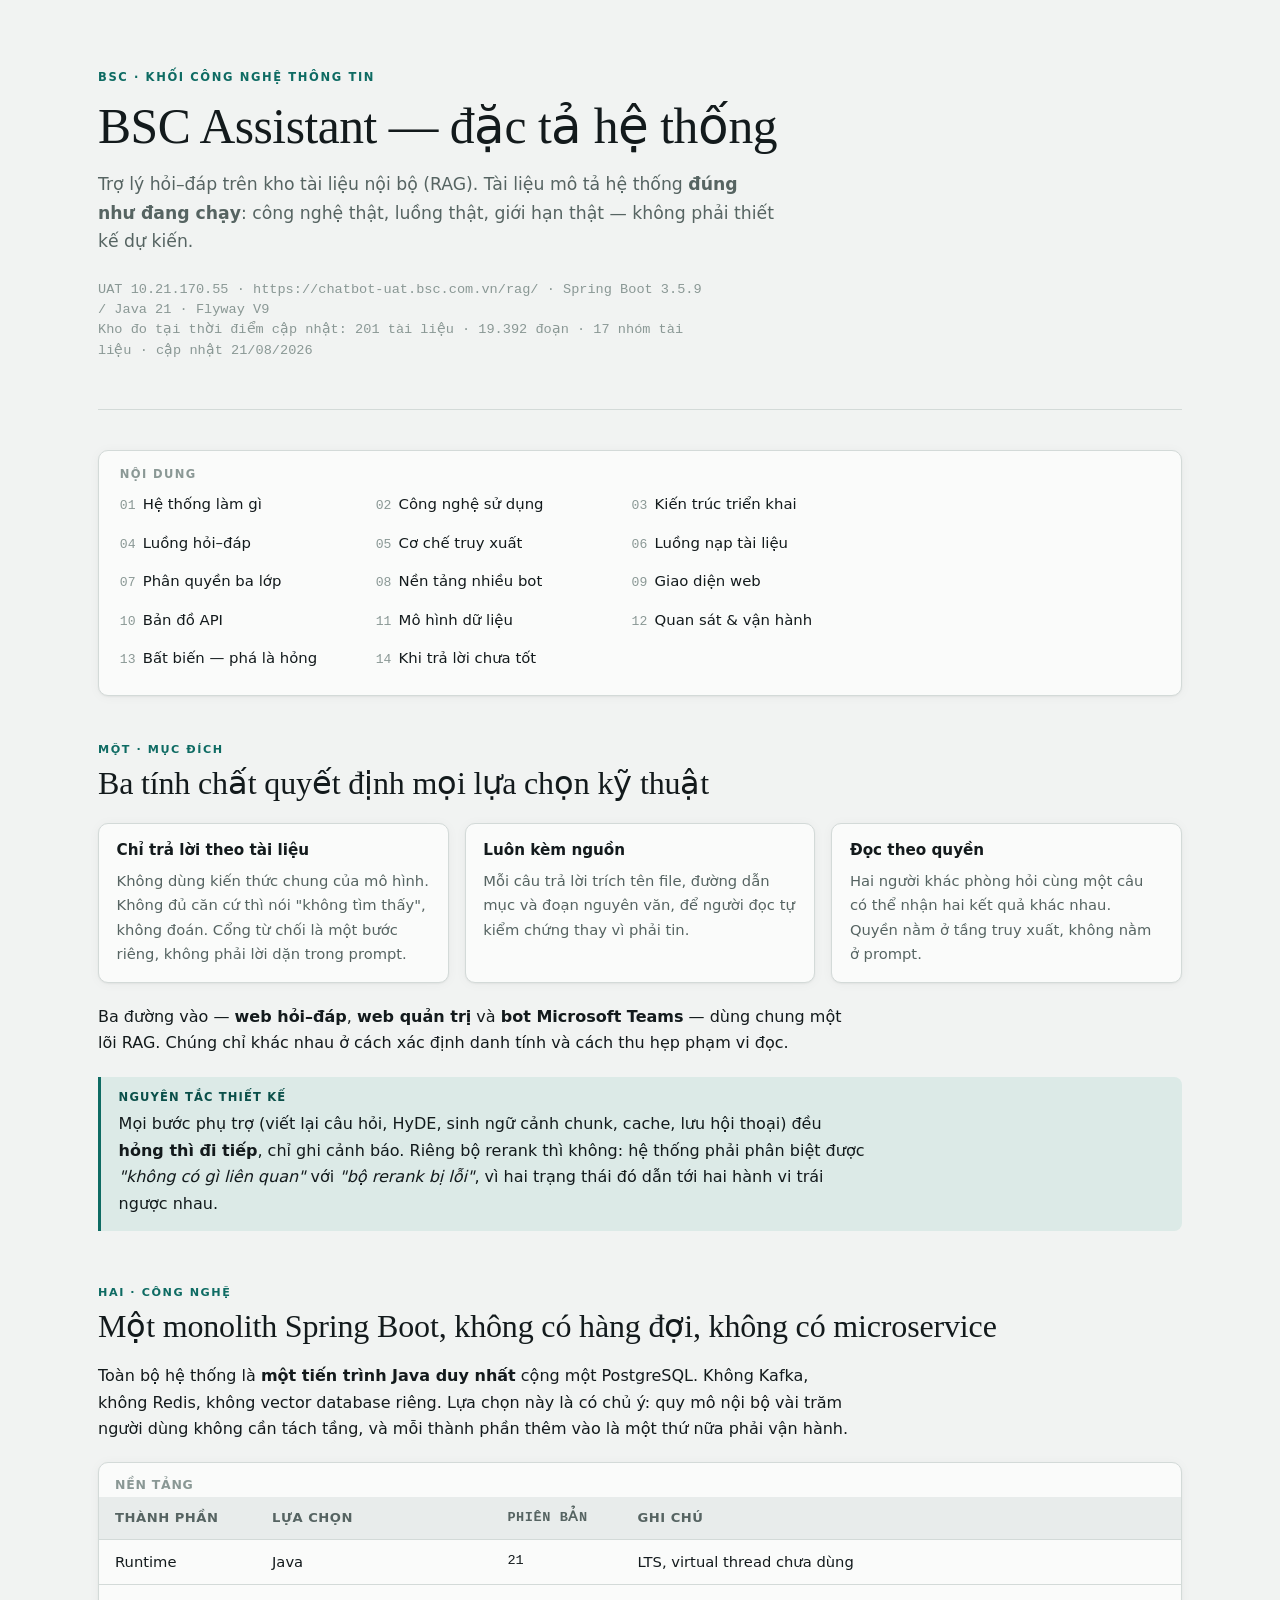
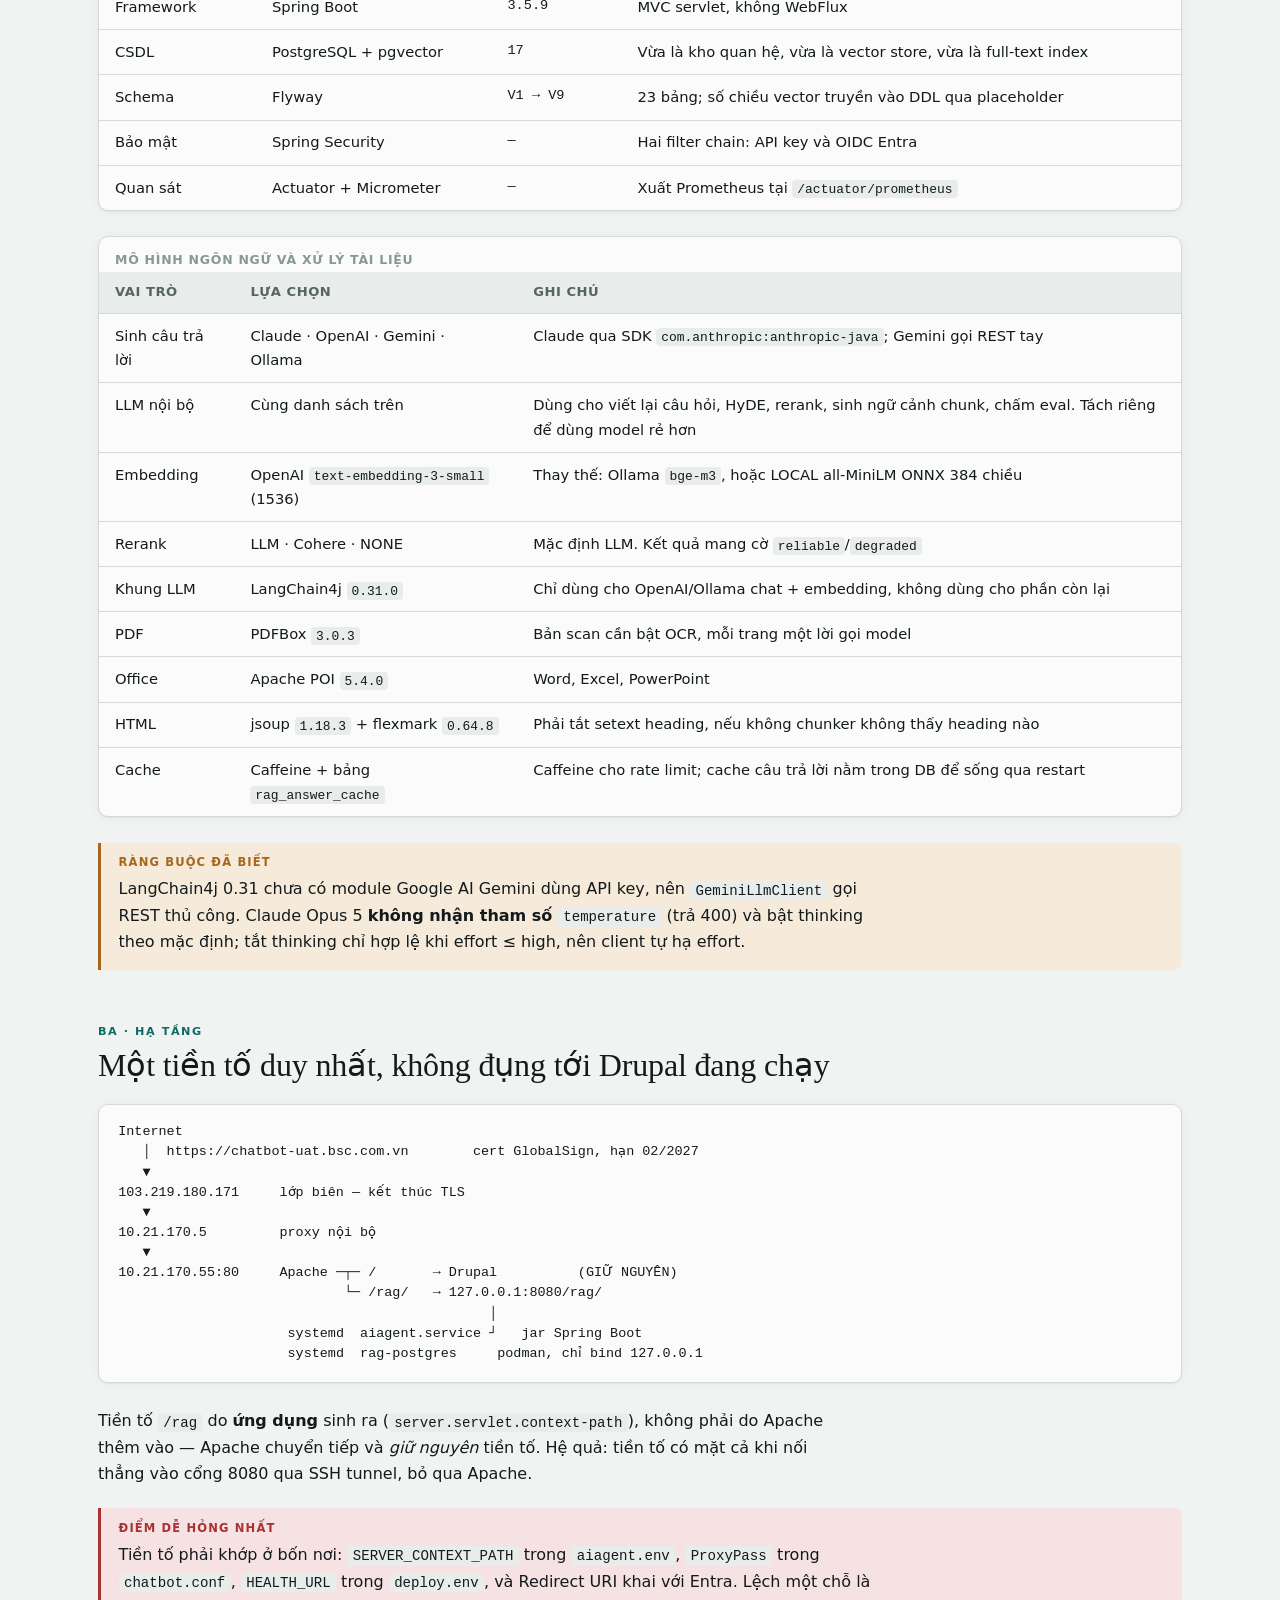
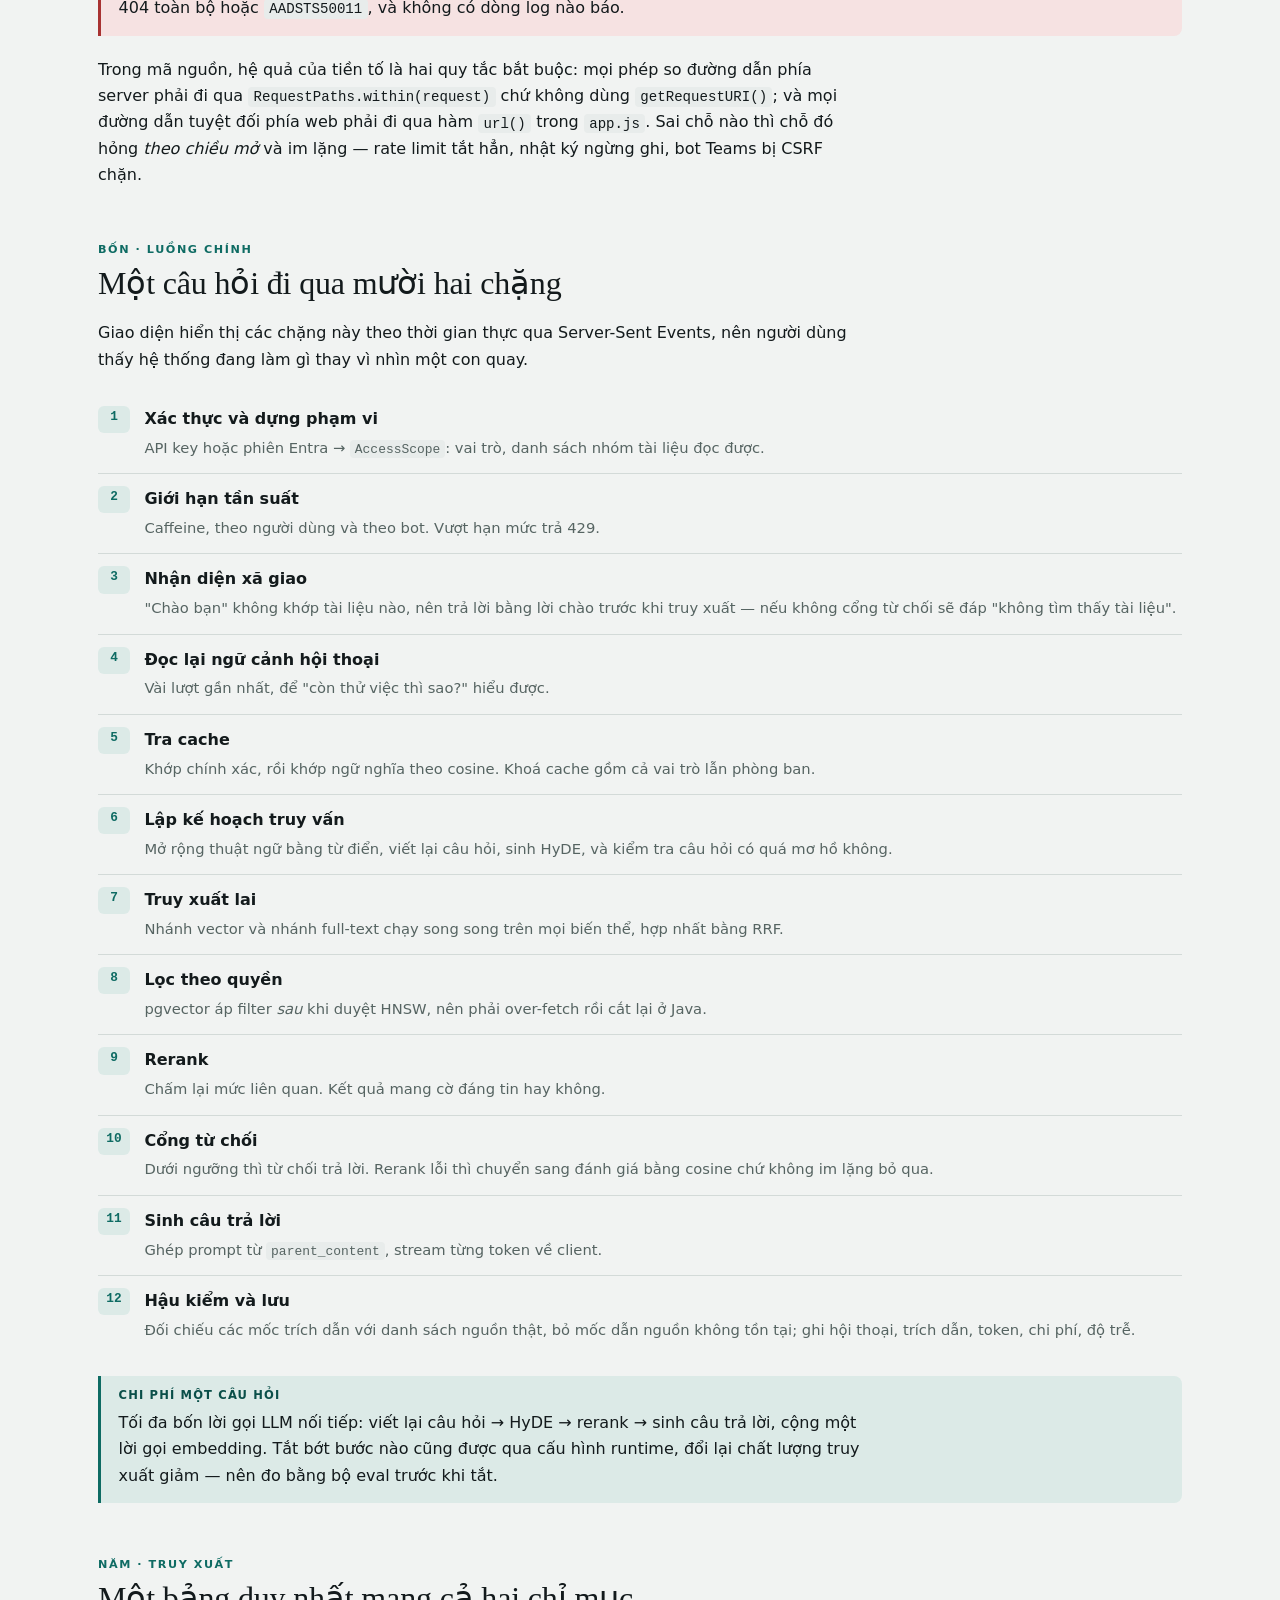
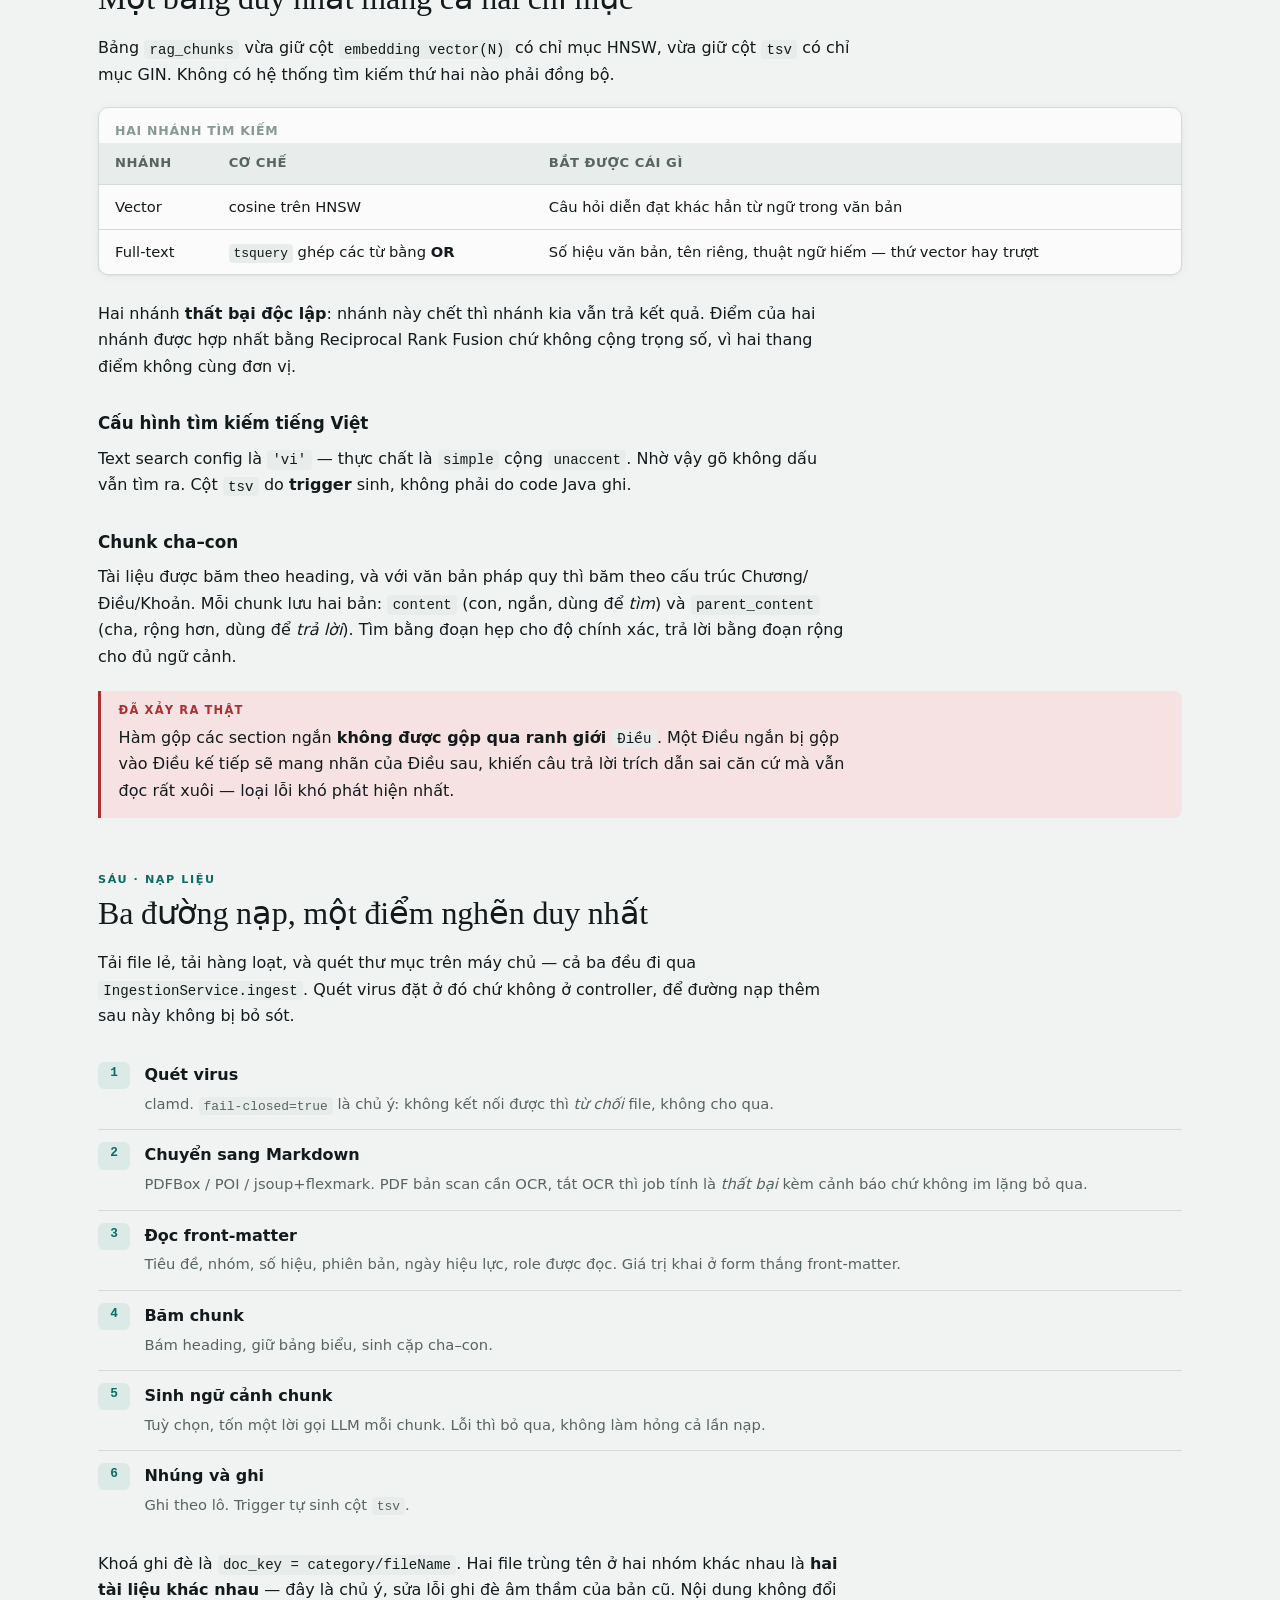
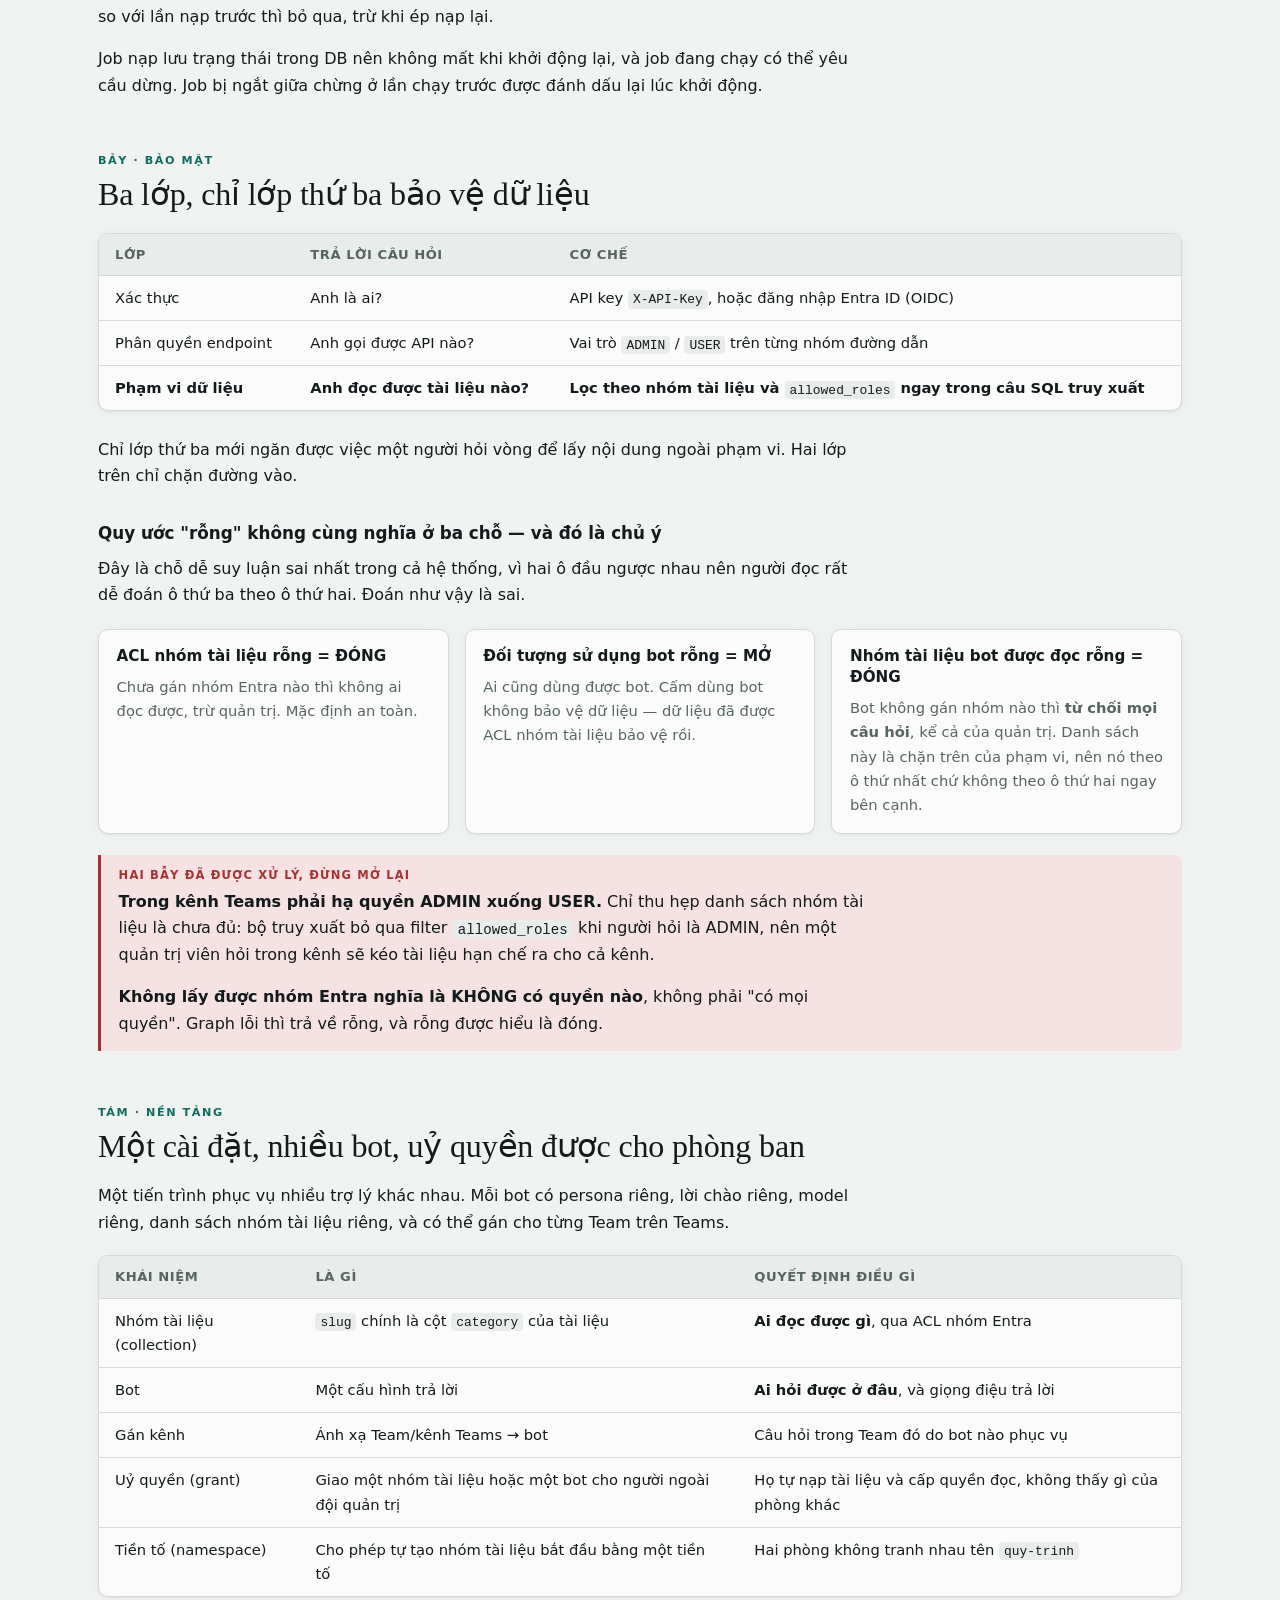
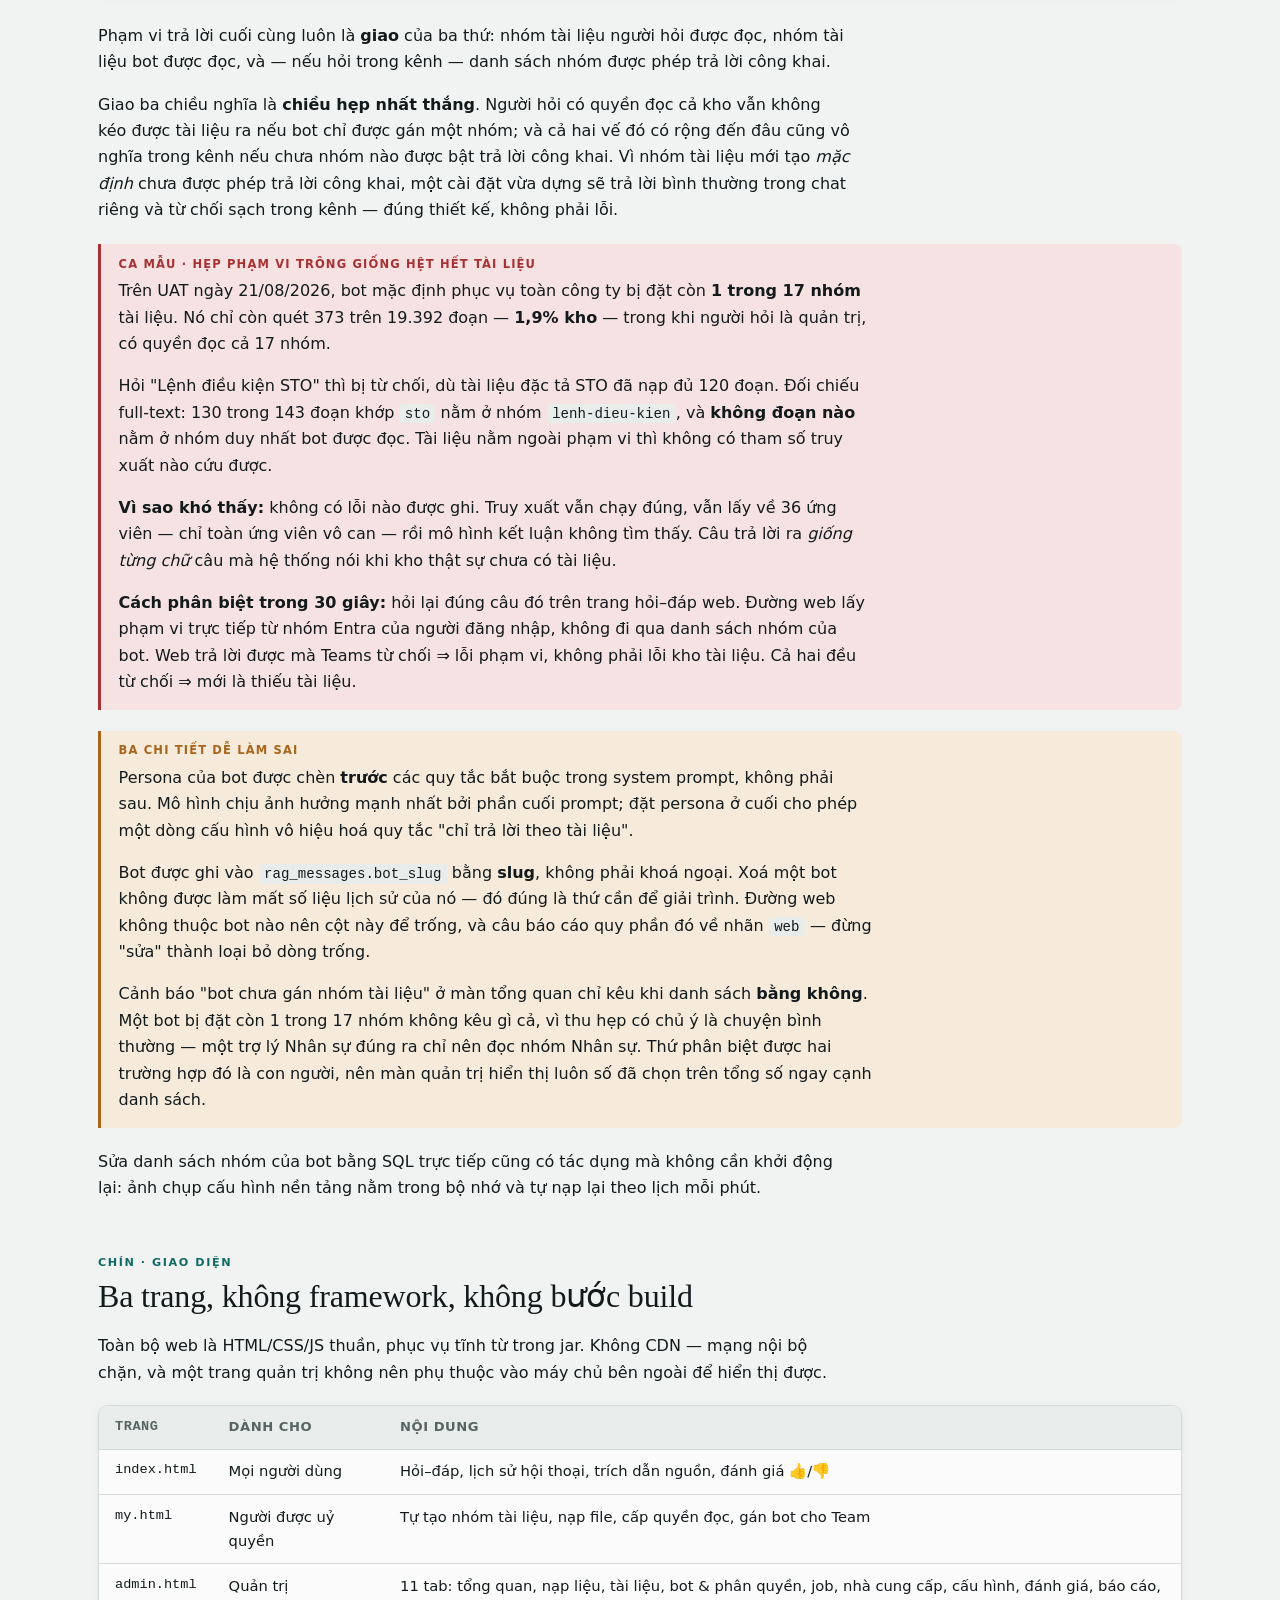
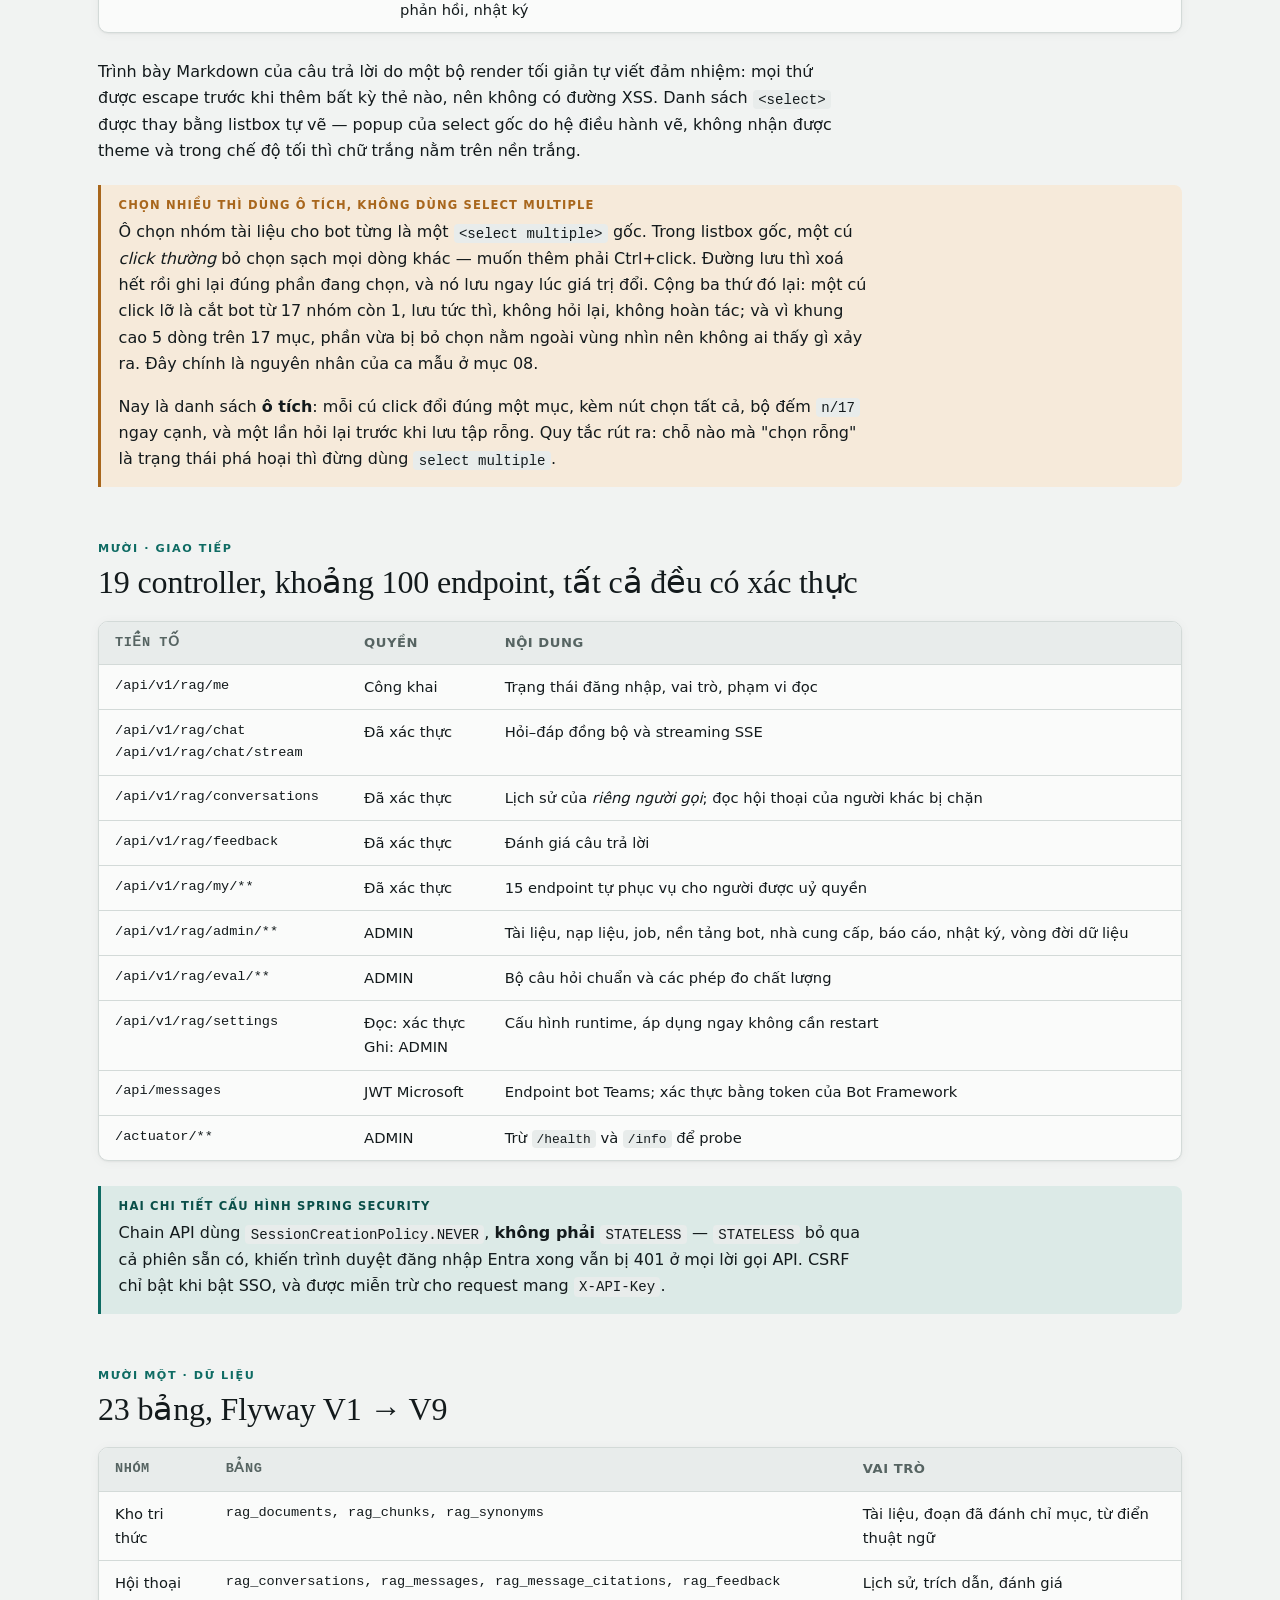
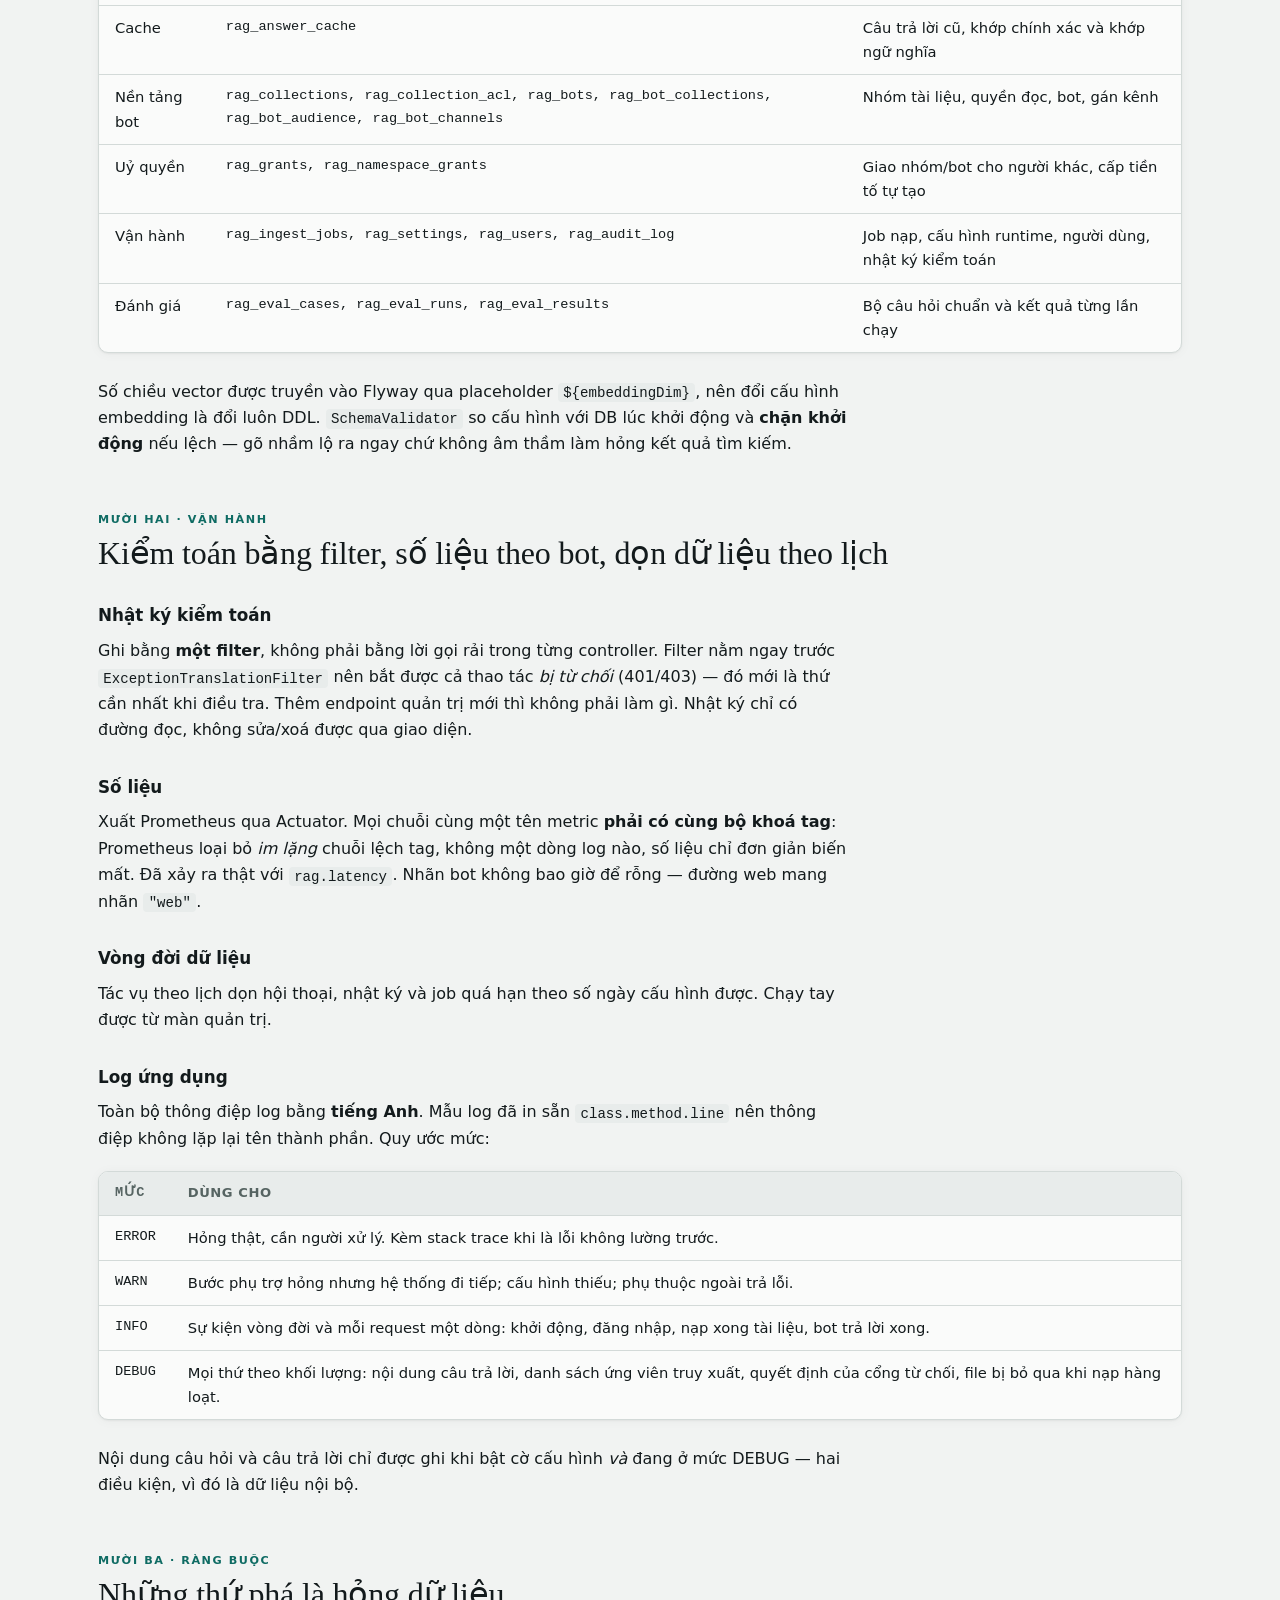
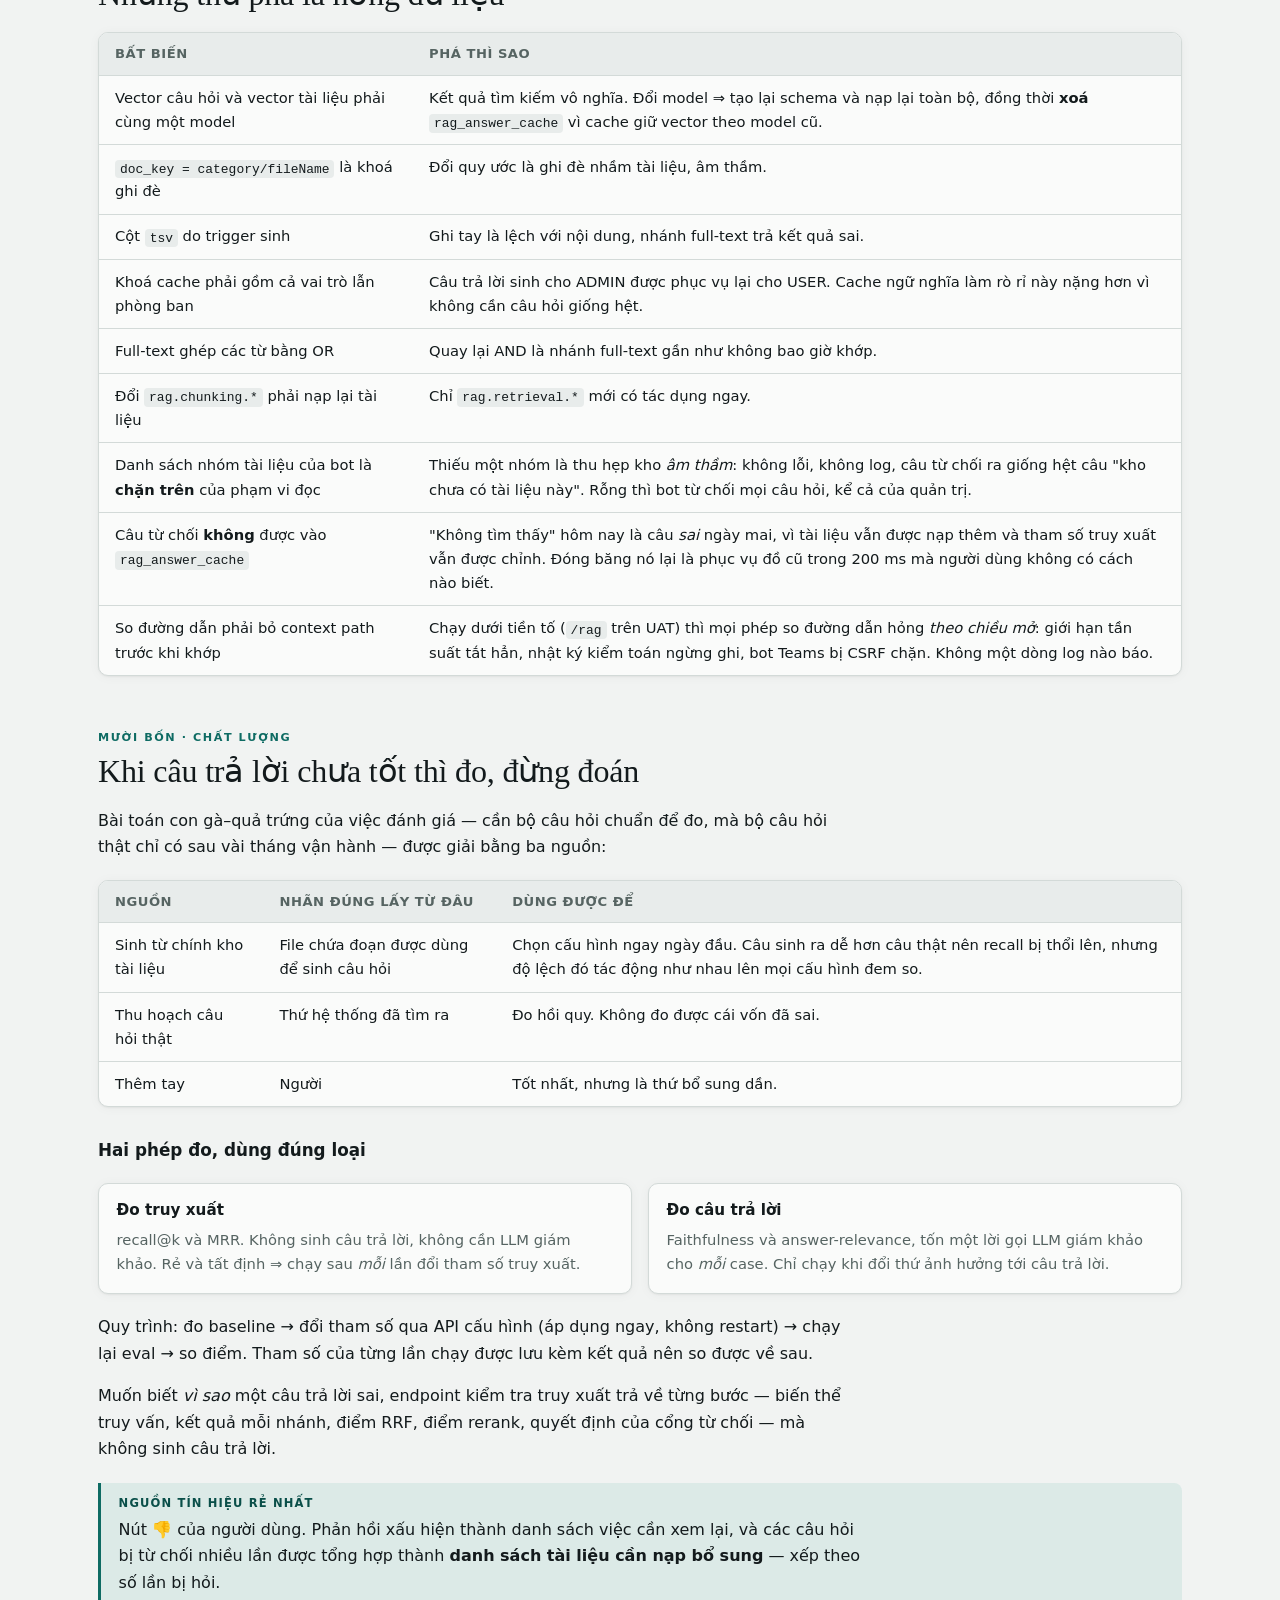
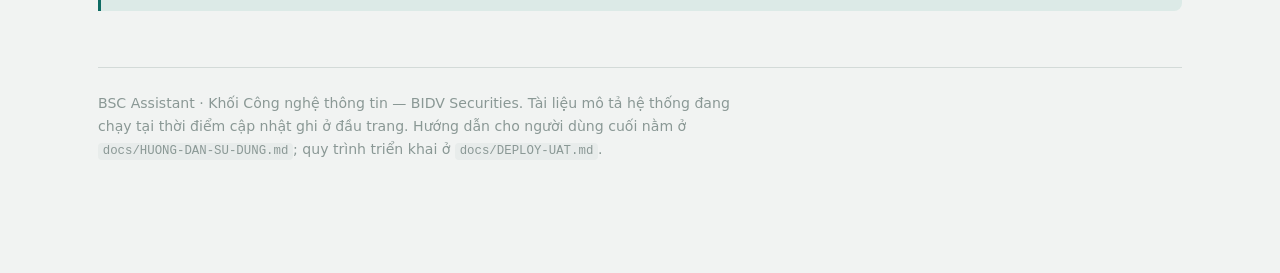
<file: docs/tong-quan-he-thong.html>
<!doctype html>
<html lang="vi">
<head>
<meta charset="utf-8">
<meta name="viewport" content="width=device-width, initial-scale=1">
<title>BSC Assistant — Đặc tả hệ thống</title>
<style>
:root {
  --bg:           #F1F3F2;
  --surface:      #FAFBFA;
  --sunk:         #E8ECEB;
  --fg:           #131A1C;
  --muted:        #566462;
  --faint:        #8A9895;
  --rule:         #D3DAD8;
  --rule-firm:    #B6C1BE;
  --accent:       #0E6B63;
  --accent-ink:   #0A4F49;
  --accent-soft:  #DCEAE7;
  --ochre:        #A8661C;
  --ochre-soft:   #F6EADA;
  --crimson:      #A83232;
  --crimson-soft: #F6E2E2;
  --shadow: 0 1px 2px rgba(19,26,28,.05), 0 1px 12px rgba(19,26,28,.04);
  --display: Constantia, Cambria, "Times New Roman", serif;
  --body: Corbel, Candara, "Segoe UI", system-ui, sans-serif;
  --mono: Consolas, "Cascadia Mono", "Courier New", monospace;
  --gutter: clamp(1rem, 4vw, 3rem);
}
@media (prefers-color-scheme: dark) {
  :root:not([data-theme="light"]) {
    --bg:#0E1415; --surface:#151D1E; --sunk:#1A2324; --fg:#E6EBE9;
    --muted:#A3B2AF; --faint:#6E7E7C; --rule:#2A3536; --rule-firm:#3B4849;
    --accent:#5FBDB1; --accent-ink:#8FD6CC; --accent-soft:#16302E;
    --ochre:#D9A055; --ochre-soft:#332616; --crimson:#E08585; --crimson-soft:#331C1C;
    --shadow: 0 1px 2px rgba(0,0,0,.4), 0 1px 12px rgba(0,0,0,.3);
  }
}
:root[data-theme="dark"] {
  --bg:#0E1415; --surface:#151D1E; --sunk:#1A2324; --fg:#E6EBE9;
  --muted:#A3B2AF; --faint:#6E7E7C; --rule:#2A3536; --rule-firm:#3B4849;
  --accent:#5FBDB1; --accent-ink:#8FD6CC; --accent-soft:#16302E;
  --ochre:#D9A055; --ochre-soft:#332616; --crimson:#E08585; --crimson-soft:#331C1C;
  --shadow: 0 1px 2px rgba(0,0,0,.4), 0 1px 12px rgba(0,0,0,.3);
}

* { box-sizing: border-box; }
body {
  margin: 0; background: var(--bg); color: var(--fg);
  font: 400 16px/1.65 var(--body);
  -webkit-text-size-adjust: 100%;
}
.wrap { max-width: 1180px; margin: 0 auto; padding: 0 var(--gutter) 6rem; }

header.top {
  border-bottom: 1px solid var(--rule);
  padding: clamp(2.5rem, 7vw, 4.5rem) 0 2rem;
  margin-bottom: 2.5rem;
}
header.top .eyebrow {
  font: 600 .72rem/1 var(--body); letter-spacing: .14em; text-transform: uppercase;
  color: var(--accent); margin: 0 0 1rem;
}
header.top h1 {
  font: 400 clamp(2rem, 5.5vw, 3.1rem)/1.1 var(--display);
  margin: 0 0 1rem; letter-spacing: -.01em;
}
header.top .lede { font-size: 1.08rem; color: var(--muted); max-width: 62ch; margin: 0; }
header.top .stamp {
  margin-top: 1.5rem; font: 400 .85rem/1.5 var(--mono); color: var(--faint);
}

nav.toc {
  background: var(--surface); border: 1px solid var(--rule); border-radius: 10px;
  padding: 1.1rem 1.3rem; margin-bottom: 3rem; box-shadow: var(--shadow);
}
nav.toc p { margin: 0 0 .7rem; font: 600 .72rem/1 var(--body);
  letter-spacing: .12em; text-transform: uppercase; color: var(--faint); }
nav.toc ol { margin: 0; padding: 0; list-style: none;
  display: grid; gap: .35rem .9rem; grid-template-columns: repeat(auto-fill, minmax(230px, 1fr)); }
nav.toc a { color: var(--fg); text-decoration: none; font-size: .93rem;
  border-bottom: 1px solid transparent; }
nav.toc a:hover { color: var(--accent); border-bottom-color: var(--accent); }
nav.toc .n { color: var(--faint); font: 400 .82rem var(--mono); margin-right: .45rem; }

section { margin-bottom: 3.5rem; scroll-margin-top: 1.5rem; }
.sec-label {
  font: 600 .7rem/1 var(--body); letter-spacing: .14em; text-transform: uppercase;
  color: var(--accent); margin: 0 0 .55rem;
}
h2 { font: 400 clamp(1.45rem, 3.2vw, 2rem)/1.2 var(--display); margin: 0 0 1.1rem;
  letter-spacing: -.005em; }
h3 { font: 600 1.05rem/1.35 var(--body); margin: 2rem 0 .7rem; }
h4 { font: 600 .95rem/1.4 var(--body); margin: 1.4rem 0 .5rem; color: var(--muted); }
p { margin: 0 0 1rem; max-width: 74ch; }
ul, ol { max-width: 74ch; padding-left: 1.25rem; }
li { margin-bottom: .4rem; }
strong { font-weight: 600; }
code { font: .88em var(--mono); background: var(--sunk); padding: .12em .38em;
  border-radius: 4px; }
a { color: var(--accent-ink); }

.scroll { overflow-x: auto; margin: 1.2rem 0 1.6rem; border: 1px solid var(--rule);
  border-radius: 10px; background: var(--surface); box-shadow: var(--shadow); }
table { border-collapse: collapse; width: 100%; font-size: .92rem; min-width: 480px; }
caption { text-align: left; padding: .85rem 1rem .2rem; font: 600 .78rem/1.4 var(--body);
  letter-spacing: .06em; text-transform: uppercase; color: var(--faint); }
th, td { text-align: left; padding: .62rem 1rem; border-bottom: 1px solid var(--rule);
  vertical-align: top; }
th { font-weight: 600; color: var(--muted); font-size: .82rem;
  letter-spacing: .04em; text-transform: uppercase; background: var(--sunk); }
tbody tr:last-child td { border-bottom: none; }
td.m, th.m { font-family: var(--mono); font-size: .85rem; }

pre { overflow-x: auto; background: var(--surface); border: 1px solid var(--rule);
  border-radius: 10px; padding: 1.1rem 1.2rem; margin: 1.2rem 0 1.6rem;
  font: .84rem/1.5 var(--mono); box-shadow: var(--shadow); }
pre code { background: none; padding: 0; font-size: inherit; }

.note { border-left: 3px solid var(--accent); background: var(--accent-soft);
  padding: .9rem 1.1rem; border-radius: 0 8px 8px 0; margin: 1.3rem 0; }
.note.warn { border-left-color: var(--ochre); background: var(--ochre-soft); }
.note.danger { border-left-color: var(--crimson); background: var(--crimson-soft); }
.note .nt { display: block; font: 600 .72rem/1 var(--body); letter-spacing: .1em;
  text-transform: uppercase; margin-bottom: .5rem; color: var(--accent-ink); }
.note.warn .nt { color: var(--ochre); }
.note.danger .nt { color: var(--crimson); }
.note p:last-child { margin-bottom: 0; }

ol.ladder { list-style: none; padding: 0; margin: 1.3rem 0; max-width: none; }
ol.ladder > li { display: grid; grid-template-columns: 2rem 1fr; gap: .9rem;
  padding: .75rem 0; border-bottom: 1px solid var(--rule); margin: 0; }
ol.ladder > li:last-child { border-bottom: none; }
.step-n { font: 600 .8rem/1.7 var(--mono); color: var(--accent);
  background: var(--accent-soft); border-radius: 6px; text-align: center; height: 1.7rem; }
.step-b b { display: block; font-weight: 600; margin-bottom: .15rem; }
.step-b span { color: var(--muted); font-size: .92rem; }

.grid2 { display: grid; gap: 1rem; grid-template-columns: repeat(auto-fit, minmax(260px, 1fr));
  margin: 1.3rem 0; }
.card { background: var(--surface); border: 1px solid var(--rule); border-radius: 10px;
  padding: 1rem 1.1rem; box-shadow: var(--shadow); }
.card h4 { margin: 0 0 .45rem; color: var(--fg); }
.card p { margin: 0; font-size: .92rem; color: var(--muted); }

.pill { display: inline-block; font: 600 .7rem/1 var(--body); letter-spacing: .06em;
  padding: .3em .6em; border-radius: 999px; text-transform: uppercase; }
.ok { background: var(--accent-soft); color: var(--accent-ink); }
.todo { background: var(--ochre-soft); color: var(--ochre); }
.bad { background: var(--crimson-soft); color: var(--crimson); }

footer { border-top: 1px solid var(--rule); padding-top: 1.5rem; color: var(--faint);
  font-size: .88rem; }
</style>
</head>
<body>
<div class="wrap">

<header class="top">
  <p class="eyebrow">BSC · Khối Công nghệ thông tin</p>
  <h1>BSC Assistant — đặc tả hệ thống</h1>
  <p class="lede">Trợ lý hỏi–đáp trên kho tài liệu nội bộ (RAG). Tài liệu mô tả hệ thống
    <strong>đúng như đang chạy</strong>: công nghệ thật, luồng thật, giới hạn thật — không
    phải thiết kế dự kiến.</p>
  <p class="stamp">UAT 10.21.170.55 · https://chatbot-uat.bsc.com.vn/rag/ · Spring Boot 3.5.9 / Java 21 · Flyway V9<br>
    Kho đo tại thời điểm cập nhật: 201 tài liệu · 19.392 đoạn · 17 nhóm tài liệu · cập nhật 21/08/2026</p>
</header>

<nav class="toc">
  <p>Nội dung</p>
  <ol>
    <li><a href="#muc-dich"><span class="n">01</span>Hệ thống làm gì</a></li>
    <li><a href="#cong-nghe"><span class="n">02</span>Công nghệ sử dụng</a></li>
    <li><a href="#kien-truc"><span class="n">03</span>Kiến trúc triển khai</a></li>
    <li><a href="#hoi-dap"><span class="n">04</span>Luồng hỏi–đáp</a></li>
    <li><a href="#truy-xuat"><span class="n">05</span>Cơ chế truy xuất</a></li>
    <li><a href="#nap"><span class="n">06</span>Luồng nạp tài liệu</a></li>
    <li><a href="#quyen"><span class="n">07</span>Phân quyền ba lớp</a></li>
    <li><a href="#bot"><span class="n">08</span>Nền tảng nhiều bot</a></li>
    <li><a href="#giao-dien"><span class="n">09</span>Giao diện web</a></li>
    <li><a href="#api"><span class="n">10</span>Bản đồ API</a></li>
    <li><a href="#du-lieu"><span class="n">11</span>Mô hình dữ liệu</a></li>
    <li><a href="#van-hanh"><span class="n">12</span>Quan sát &amp; vận hành</a></li>
    <li><a href="#bat-bien"><span class="n">13</span>Bất biến — phá là hỏng</a></li>
    <li><a href="#chat-luong"><span class="n">14</span>Khi trả lời chưa tốt</a></li>
  </ol>
</nav>

<!-- 01 -->
<section id="muc-dich">
  <p class="sec-label">Một · Mục đích</p>
  <h2>Ba tính chất quyết định mọi lựa chọn kỹ thuật</h2>
  <div class="grid2">
    <div class="card">
      <h4>Chỉ trả lời theo tài liệu</h4>
      <p>Không dùng kiến thức chung của mô hình. Không đủ căn cứ thì nói "không tìm thấy",
        không đoán. Cổng từ chối là một bước riêng, không phải lời dặn trong prompt.</p>
    </div>
    <div class="card">
      <h4>Luôn kèm nguồn</h4>
      <p>Mỗi câu trả lời trích tên file, đường dẫn mục và đoạn nguyên văn, để người đọc tự
        kiểm chứng thay vì phải tin.</p>
    </div>
    <div class="card">
      <h4>Đọc theo quyền</h4>
      <p>Hai người khác phòng hỏi cùng một câu có thể nhận hai kết quả khác nhau. Quyền nằm
        ở tầng truy xuất, không nằm ở prompt.</p>
    </div>
  </div>
  <p>Ba đường vào — <strong>web hỏi–đáp</strong>, <strong>web quản trị</strong> và
    <strong>bot Microsoft Teams</strong> — dùng chung một lõi RAG. Chúng chỉ khác nhau ở cách
    xác định danh tính và cách thu hẹp phạm vi đọc.</p>
  <div class="note">
    <span class="nt">Nguyên tắc thiết kế</span>
    <p>Mọi bước phụ trợ (viết lại câu hỏi, HyDE, sinh ngữ cảnh chunk, cache, lưu hội thoại)
      đều <strong>hỏng thì đi tiếp</strong>, chỉ ghi cảnh báo. Riêng bộ rerank thì không: hệ
      thống phải phân biệt được <em>"không có gì liên quan"</em> với <em>"bộ rerank bị
      lỗi"</em>, vì hai trạng thái đó dẫn tới hai hành vi trái ngược nhau.</p>
  </div>
</section>

<!-- 02 -->
<section id="cong-nghe">
  <p class="sec-label">Hai · Công nghệ</p>
  <h2>Một monolith Spring Boot, không có hàng đợi, không có microservice</h2>
  <p>Toàn bộ hệ thống là <strong>một tiến trình Java duy nhất</strong> cộng một PostgreSQL.
    Không Kafka, không Redis, không vector database riêng. Lựa chọn này là có chủ ý: quy mô
    nội bộ vài trăm người dùng không cần tách tầng, và mỗi thành phần thêm vào là một thứ nữa
    phải vận hành.</p>

  <div class="scroll">
    <table>
      <caption>Nền tảng</caption>
      <thead><tr><th>Thành phần</th><th>Lựa chọn</th><th class="m">Phiên bản</th><th>Ghi chú</th></tr></thead>
      <tbody>
        <tr><td>Runtime</td><td>Java</td><td class="m">21</td><td>LTS, virtual thread chưa dùng</td></tr>
        <tr><td>Framework</td><td>Spring Boot</td><td class="m">3.5.9</td><td>MVC servlet, không WebFlux</td></tr>
        <tr><td>CSDL</td><td>PostgreSQL + pgvector</td><td class="m">17</td><td>Vừa là kho quan hệ, vừa là vector store, vừa là full-text index</td></tr>
        <tr><td>Schema</td><td>Flyway</td><td class="m">V1 → V9</td><td>23 bảng; số chiều vector truyền vào DDL qua placeholder</td></tr>
        <tr><td>Bảo mật</td><td>Spring Security</td><td class="m">—</td><td>Hai filter chain: API key và OIDC Entra</td></tr>
        <tr><td>Quan sát</td><td>Actuator + Micrometer</td><td class="m">—</td><td>Xuất Prometheus tại <code>/actuator/prometheus</code></td></tr>
      </tbody>
    </table>
  </div>

  <div class="scroll">
    <table>
      <caption>Mô hình ngôn ngữ và xử lý tài liệu</caption>
      <thead><tr><th>Vai trò</th><th>Lựa chọn</th><th>Ghi chú</th></tr></thead>
      <tbody>
        <tr><td>Sinh câu trả lời</td><td>Claude · OpenAI · Gemini · Ollama</td>
            <td>Claude qua SDK <code>com.anthropic:anthropic-java</code>; Gemini gọi REST tay</td></tr>
        <tr><td>LLM nội bộ</td><td>Cùng danh sách trên</td>
            <td>Dùng cho viết lại câu hỏi, HyDE, rerank, sinh ngữ cảnh chunk, chấm eval. Tách riêng để dùng model rẻ hơn</td></tr>
        <tr><td>Embedding</td><td>OpenAI <code>text-embedding-3-small</code> (1536)</td>
            <td>Thay thế: Ollama <code>bge-m3</code>, hoặc LOCAL all-MiniLM ONNX 384 chiều</td></tr>
        <tr><td>Rerank</td><td>LLM · Cohere · NONE</td>
            <td>Mặc định LLM. Kết quả mang cờ <code>reliable</code>/<code>degraded</code></td></tr>
        <tr><td>Khung LLM</td><td>LangChain4j <code>0.31.0</code></td>
            <td>Chỉ dùng cho OpenAI/Ollama chat + embedding, không dùng cho phần còn lại</td></tr>
        <tr><td>PDF</td><td>PDFBox <code>3.0.3</code></td><td>Bản scan cần bật OCR, mỗi trang một lời gọi model</td></tr>
        <tr><td>Office</td><td>Apache POI <code>5.4.0</code></td><td>Word, Excel, PowerPoint</td></tr>
        <tr><td>HTML</td><td>jsoup <code>1.18.3</code> + flexmark <code>0.64.8</code></td><td>Phải tắt setext heading, nếu không chunker không thấy heading nào</td></tr>
        <tr><td>Cache</td><td>Caffeine + bảng <code>rag_answer_cache</code></td><td>Caffeine cho rate limit; cache câu trả lời nằm trong DB để sống qua restart</td></tr>
      </tbody>
    </table>
  </div>

  <div class="note warn">
    <span class="nt">Ràng buộc đã biết</span>
    <p>LangChain4j 0.31 chưa có module Google AI Gemini dùng API key, nên
      <code>GeminiLlmClient</code> gọi REST thủ công. Claude Opus 5 <strong>không nhận tham
      số <code>temperature</code></strong> (trả 400) và bật thinking theo mặc định; tắt
      thinking chỉ hợp lệ khi effort ≤ high, nên client tự hạ effort.</p>
  </div>
</section>

<!-- 03 -->
<section id="kien-truc">
  <p class="sec-label">Ba · Hạ tầng</p>
  <h2>Một tiền tố duy nhất, không đụng tới Drupal đang chạy</h2>
<pre><code>Internet
   │  https://chatbot-uat.bsc.com.vn        cert GlobalSign, hạn 02/2027
   ▼
103.219.180.171     lớp biên — kết thúc TLS
   ▼
10.21.170.5         proxy nội bộ
   ▼
10.21.170.55:80     Apache ─┬─ /       → Drupal          (GIỮ NGUYÊN)
                            └─ /rag/   → 127.0.0.1:8080/rag/
                                              │
                     systemd  aiagent.service ┘   jar Spring Boot
                     systemd  rag-postgres     podman, chỉ bind 127.0.0.1</code></pre>

  <p>Tiền tố <code>/rag</code> do <strong>ứng dụng</strong> sinh ra
    (<code>server.servlet.context-path</code>), không phải do Apache thêm vào — Apache
    chuyển tiếp và <em>giữ nguyên</em> tiền tố. Hệ quả: tiền tố có mặt cả khi nối thẳng vào
    cổng 8080 qua SSH tunnel, bỏ qua Apache.</p>

  <div class="note danger">
    <span class="nt">Điểm dễ hỏng nhất</span>
    <p>Tiền tố phải khớp ở bốn nơi: <code>SERVER_CONTEXT_PATH</code> trong
      <code>aiagent.env</code>, <code>ProxyPass</code> trong <code>chatbot.conf</code>,
      <code>HEALTH_URL</code> trong <code>deploy.env</code>, và Redirect URI khai với Entra.
      Lệch một chỗ là 404 toàn bộ hoặc <code>AADSTS50011</code>, và không có dòng log nào báo.</p>
  </div>

  <p>Trong mã nguồn, hệ quả của tiền tố là hai quy tắc bắt buộc: mọi phép so đường dẫn phía
    server phải đi qua <code>RequestPaths.within(request)</code> chứ không dùng
    <code>getRequestURI()</code>; và mọi đường dẫn tuyệt đối phía web phải đi qua hàm
    <code>url()</code> trong <code>app.js</code>. Sai chỗ nào thì chỗ đó hỏng <em>theo chiều
    mở</em> và im lặng — rate limit tắt hẳn, nhật ký ngừng ghi, bot Teams bị CSRF chặn.</p>
</section>

<!-- 04 -->
<section id="hoi-dap">
  <p class="sec-label">Bốn · Luồng chính</p>
  <h2>Một câu hỏi đi qua mười hai chặng</h2>
  <p>Giao diện hiển thị các chặng này theo thời gian thực qua Server-Sent Events, nên người
    dùng thấy hệ thống đang làm gì thay vì nhìn một con quay.</p>

  <ol class="ladder">
    <li><span class="step-n">1</span><span class="step-b"><b>Xác thực và dựng phạm vi</b>
      <span>API key hoặc phiên Entra → <code>AccessScope</code>: vai trò, danh sách nhóm tài liệu đọc được.</span></span></li>
    <li><span class="step-n">2</span><span class="step-b"><b>Giới hạn tần suất</b>
      <span>Caffeine, theo người dùng và theo bot. Vượt hạn mức trả 429.</span></span></li>
    <li><span class="step-n">3</span><span class="step-b"><b>Nhận diện xã giao</b>
      <span>"Chào bạn" không khớp tài liệu nào, nên trả lời bằng lời chào trước khi truy xuất — nếu không cổng từ chối sẽ đáp "không tìm thấy tài liệu".</span></span></li>
    <li><span class="step-n">4</span><span class="step-b"><b>Đọc lại ngữ cảnh hội thoại</b>
      <span>Vài lượt gần nhất, để "còn thử việc thì sao?" hiểu được.</span></span></li>
    <li><span class="step-n">5</span><span class="step-b"><b>Tra cache</b>
      <span>Khớp chính xác, rồi khớp ngữ nghĩa theo cosine. Khoá cache gồm cả vai trò lẫn phòng ban.</span></span></li>
    <li><span class="step-n">6</span><span class="step-b"><b>Lập kế hoạch truy vấn</b>
      <span>Mở rộng thuật ngữ bằng từ điển, viết lại câu hỏi, sinh HyDE, và kiểm tra câu hỏi có quá mơ hồ không.</span></span></li>
    <li><span class="step-n">7</span><span class="step-b"><b>Truy xuất lai</b>
      <span>Nhánh vector và nhánh full-text chạy song song trên mọi biến thể, hợp nhất bằng RRF.</span></span></li>
    <li><span class="step-n">8</span><span class="step-b"><b>Lọc theo quyền</b>
      <span>pgvector áp filter <em>sau</em> khi duyệt HNSW, nên phải over-fetch rồi cắt lại ở Java.</span></span></li>
    <li><span class="step-n">9</span><span class="step-b"><b>Rerank</b>
      <span>Chấm lại mức liên quan. Kết quả mang cờ đáng tin hay không.</span></span></li>
    <li><span class="step-n">10</span><span class="step-b"><b>Cổng từ chối</b>
      <span>Dưới ngưỡng thì từ chối trả lời. Rerank lỗi thì chuyển sang đánh giá bằng cosine chứ không im lặng bỏ qua.</span></span></li>
    <li><span class="step-n">11</span><span class="step-b"><b>Sinh câu trả lời</b>
      <span>Ghép prompt từ <code>parent_content</code>, stream từng token về client.</span></span></li>
    <li><span class="step-n">12</span><span class="step-b"><b>Hậu kiểm và lưu</b>
      <span>Đối chiếu các mốc trích dẫn với danh sách nguồn thật, bỏ mốc dẫn nguồn không tồn tại; ghi hội thoại, trích dẫn, token, chi phí, độ trễ.</span></span></li>
  </ol>

  <div class="note">
    <span class="nt">Chi phí một câu hỏi</span>
    <p>Tối đa bốn lời gọi LLM nối tiếp: viết lại câu hỏi → HyDE → rerank → sinh câu trả lời,
      cộng một lời gọi embedding. Tắt bớt bước nào cũng được qua cấu hình runtime, đổi lại
      chất lượng truy xuất giảm — nên đo bằng bộ eval trước khi tắt.</p>
  </div>
</section>

<!-- 05 -->
<section id="truy-xuat">
  <p class="sec-label">Năm · Truy xuất</p>
  <h2>Một bảng duy nhất mang cả hai chỉ mục</h2>
  <p>Bảng <code>rag_chunks</code> vừa giữ cột <code>embedding vector(N)</code> có chỉ mục
    HNSW, vừa giữ cột <code>tsv</code> có chỉ mục GIN. Không có hệ thống tìm kiếm thứ hai
    nào phải đồng bộ.</p>

  <div class="scroll">
    <table>
      <caption>Hai nhánh tìm kiếm</caption>
      <thead><tr><th>Nhánh</th><th>Cơ chế</th><th>Bắt được cái gì</th></tr></thead>
      <tbody>
        <tr><td>Vector</td><td>cosine trên HNSW</td><td>Câu hỏi diễn đạt khác hẳn từ ngữ trong văn bản</td></tr>
        <tr><td>Full-text</td><td><code>tsquery</code> ghép các từ bằng <strong>OR</strong></td><td>Số hiệu văn bản, tên riêng, thuật ngữ hiếm — thứ vector hay trượt</td></tr>
      </tbody>
    </table>
  </div>

  <p>Hai nhánh <strong>thất bại độc lập</strong>: nhánh này chết thì nhánh kia vẫn trả kết
    quả. Điểm của hai nhánh được hợp nhất bằng Reciprocal Rank Fusion chứ không cộng trọng số,
    vì hai thang điểm không cùng đơn vị.</p>

  <h3>Cấu hình tìm kiếm tiếng Việt</h3>
  <p>Text search config là <code>'vi'</code> — thực chất là <code>simple</code> cộng
    <code>unaccent</code>. Nhờ vậy gõ không dấu vẫn tìm ra. Cột <code>tsv</code> do
    <strong>trigger</strong> sinh, không phải do code Java ghi.</p>

  <h3>Chunk cha–con</h3>
  <p>Tài liệu được băm theo heading, và với văn bản pháp quy thì băm theo cấu trúc
    Chương/Điều/Khoản. Mỗi chunk lưu hai bản: <code>content</code> (con, ngắn, dùng để
    <em>tìm</em>) và <code>parent_content</code> (cha, rộng hơn, dùng để <em>trả lời</em>).
    Tìm bằng đoạn hẹp cho độ chính xác, trả lời bằng đoạn rộng cho đủ ngữ cảnh.</p>

  <div class="note danger">
    <span class="nt">Đã xảy ra thật</span>
    <p>Hàm gộp các section ngắn <strong>không được gộp qua ranh giới <code>Điều</code></strong>.
      Một Điều ngắn bị gộp vào Điều kế tiếp sẽ mang nhãn của Điều sau, khiến câu trả lời trích
      dẫn sai căn cứ mà vẫn đọc rất xuôi — loại lỗi khó phát hiện nhất.</p>
  </div>
</section>

<!-- 06 -->
<section id="nap">
  <p class="sec-label">Sáu · Nạp liệu</p>
  <h2>Ba đường nạp, một điểm nghẽn duy nhất</h2>
  <p>Tải file lẻ, tải hàng loạt, và quét thư mục trên máy chủ — cả ba đều đi qua
    <code>IngestionService.ingest</code>. Quét virus đặt ở đó chứ không ở controller, để
    đường nạp thêm sau này không bị bỏ sót.</p>

  <ol class="ladder">
    <li><span class="step-n">1</span><span class="step-b"><b>Quét virus</b>
      <span>clamd. <code>fail-closed=true</code> là chủ ý: không kết nối được thì <em>từ chối</em> file, không cho qua.</span></span></li>
    <li><span class="step-n">2</span><span class="step-b"><b>Chuyển sang Markdown</b>
      <span>PDFBox / POI / jsoup+flexmark. PDF bản scan cần OCR, tắt OCR thì job tính là <em>thất bại</em> kèm cảnh báo chứ không im lặng bỏ qua.</span></span></li>
    <li><span class="step-n">3</span><span class="step-b"><b>Đọc front-matter</b>
      <span>Tiêu đề, nhóm, số hiệu, phiên bản, ngày hiệu lực, role được đọc. Giá trị khai ở form thắng front-matter.</span></span></li>
    <li><span class="step-n">4</span><span class="step-b"><b>Băm chunk</b>
      <span>Bám heading, giữ bảng biểu, sinh cặp cha–con.</span></span></li>
    <li><span class="step-n">5</span><span class="step-b"><b>Sinh ngữ cảnh chunk</b>
      <span>Tuỳ chọn, tốn một lời gọi LLM mỗi chunk. Lỗi thì bỏ qua, không làm hỏng cả lần nạp.</span></span></li>
    <li><span class="step-n">6</span><span class="step-b"><b>Nhúng và ghi</b>
      <span>Ghi theo lô. Trigger tự sinh cột <code>tsv</code>.</span></span></li>
  </ol>

  <p>Khoá ghi đè là <code>doc_key = category/fileName</code>. Hai file trùng tên ở hai nhóm
    khác nhau là <strong>hai tài liệu khác nhau</strong> — đây là chủ ý, sửa lỗi ghi đè âm
    thầm của bản cũ. Nội dung không đổi so với lần nạp trước thì bỏ qua, trừ khi ép nạp lại.</p>

  <p>Job nạp lưu trạng thái trong DB nên không mất khi khởi động lại, và job đang chạy có thể
    yêu cầu dừng. Job bị ngắt giữa chừng ở lần chạy trước được đánh dấu lại lúc khởi động.</p>
</section>

<!-- 07 -->
<section id="quyen">
  <p class="sec-label">Bảy · Bảo mật</p>
  <h2>Ba lớp, chỉ lớp thứ ba bảo vệ dữ liệu</h2>

  <div class="scroll">
    <table>
      <thead><tr><th>Lớp</th><th>Trả lời câu hỏi</th><th>Cơ chế</th></tr></thead>
      <tbody>
        <tr><td>Xác thực</td><td>Anh là ai?</td><td>API key <code>X-API-Key</code>, hoặc đăng nhập Entra ID (OIDC)</td></tr>
        <tr><td>Phân quyền endpoint</td><td>Anh gọi được API nào?</td><td>Vai trò <code>ADMIN</code> / <code>USER</code> trên từng nhóm đường dẫn</td></tr>
        <tr><td><strong>Phạm vi dữ liệu</strong></td><td><strong>Anh đọc được tài liệu nào?</strong></td><td><strong>Lọc theo nhóm tài liệu và <code>allowed_roles</code> ngay trong câu SQL truy xuất</strong></td></tr>
      </tbody>
    </table>
  </div>

  <p>Chỉ lớp thứ ba mới ngăn được việc một người hỏi vòng để lấy nội dung ngoài phạm vi. Hai
    lớp trên chỉ chặn đường vào.</p>

  <h3>Quy ước "rỗng" không cùng nghĩa ở ba chỗ — và đó là chủ ý</h3>
  <p>Đây là chỗ dễ suy luận sai nhất trong cả hệ thống, vì hai ô đầu ngược nhau nên người đọc
    rất dễ đoán ô thứ ba theo ô thứ hai. Đoán như vậy là sai.</p>
  <div class="grid2">
    <div class="card">
      <h4>ACL nhóm tài liệu rỗng = ĐÓNG</h4>
      <p>Chưa gán nhóm Entra nào thì không ai đọc được, trừ quản trị. Mặc định an toàn.</p>
    </div>
    <div class="card">
      <h4>Đối tượng sử dụng bot rỗng = MỞ</h4>
      <p>Ai cũng dùng được bot. Cấm dùng bot không bảo vệ dữ liệu — dữ liệu đã được ACL nhóm
        tài liệu bảo vệ rồi.</p>
    </div>
    <div class="card">
      <h4>Nhóm tài liệu bot được đọc rỗng = ĐÓNG</h4>
      <p>Bot không gán nhóm nào thì <strong>từ chối mọi câu hỏi</strong>, kể cả của quản trị.
        Danh sách này là chặn trên của phạm vi, nên nó theo ô thứ nhất chứ không theo ô thứ hai
        ngay bên cạnh.</p>
    </div>
  </div>

  <div class="note danger">
    <span class="nt">Hai bẫy đã được xử lý, đừng mở lại</span>
    <p><strong>Trong kênh Teams phải hạ quyền ADMIN xuống USER.</strong> Chỉ thu hẹp danh sách
      nhóm tài liệu là chưa đủ: bộ truy xuất bỏ qua filter <code>allowed_roles</code> khi người
      hỏi là ADMIN, nên một quản trị viên hỏi trong kênh sẽ kéo tài liệu hạn chế ra cho cả kênh.</p>
    <p><strong>Không lấy được nhóm Entra nghĩa là KHÔNG có quyền nào</strong>, không phải "có
      mọi quyền". Graph lỗi thì trả về rỗng, và rỗng được hiểu là đóng.</p>
  </div>
</section>

<!-- 08 -->
<section id="bot">
  <p class="sec-label">Tám · Nền tảng</p>
  <h2>Một cài đặt, nhiều bot, uỷ quyền được cho phòng ban</h2>
  <p>Một tiến trình phục vụ nhiều trợ lý khác nhau. Mỗi bot có persona riêng, lời chào riêng,
    model riêng, danh sách nhóm tài liệu riêng, và có thể gán cho từng Team trên Teams.</p>

  <div class="scroll">
    <table>
      <thead><tr><th>Khái niệm</th><th>Là gì</th><th>Quyết định điều gì</th></tr></thead>
      <tbody>
        <tr><td>Nhóm tài liệu <span class="m">(collection)</span></td><td><code>slug</code> chính là cột <code>category</code> của tài liệu</td><td><strong>Ai đọc được gì</strong>, qua ACL nhóm Entra</td></tr>
        <tr><td>Bot</td><td>Một cấu hình trả lời</td><td><strong>Ai hỏi được ở đâu</strong>, và giọng điệu trả lời</td></tr>
        <tr><td>Gán kênh</td><td>Ánh xạ Team/kênh Teams → bot</td><td>Câu hỏi trong Team đó do bot nào phục vụ</td></tr>
        <tr><td>Uỷ quyền <span class="m">(grant)</span></td><td>Giao một nhóm tài liệu hoặc một bot cho người ngoài đội quản trị</td><td>Họ tự nạp tài liệu và cấp quyền đọc, không thấy gì của phòng khác</td></tr>
        <tr><td>Tiền tố <span class="m">(namespace)</span></td><td>Cho phép tự tạo nhóm tài liệu bắt đầu bằng một tiền tố</td><td>Hai phòng không tranh nhau tên <code>quy-trinh</code></td></tr>
      </tbody>
    </table>
  </div>

  <p>Phạm vi trả lời cuối cùng luôn là <strong>giao</strong> của ba thứ: nhóm tài liệu người
    hỏi được đọc, nhóm tài liệu bot được đọc, và — nếu hỏi trong kênh — danh sách nhóm được
    phép trả lời công khai.</p>

  <p>Giao ba chiều nghĩa là <strong>chiều hẹp nhất thắng</strong>. Người hỏi có quyền đọc cả kho
    vẫn không kéo được tài liệu ra nếu bot chỉ được gán một nhóm; và cả hai vế đó có rộng đến
    đâu cũng vô nghĩa trong kênh nếu chưa nhóm nào được bật trả lời công khai. Vì nhóm tài liệu
    mới tạo <em>mặc định</em> chưa được phép trả lời công khai, một cài đặt vừa dựng sẽ trả lời
    bình thường trong chat riêng và từ chối sạch trong kênh — đúng thiết kế, không phải lỗi.</p>

  <div class="note danger">
    <span class="nt">Ca mẫu · hẹp phạm vi trông giống hệt hết tài liệu</span>
    <p>Trên UAT ngày 21/08/2026, bot mặc định phục vụ toàn công ty bị đặt còn <strong>1 trong 17
      nhóm</strong> tài liệu. Nó chỉ còn quét 373 trên 19.392 đoạn — <strong>1,9% kho</strong> —
      trong khi người hỏi là quản trị, có quyền đọc cả 17 nhóm.</p>
    <p>Hỏi "Lệnh điều kiện STO" thì bị từ chối, dù tài liệu đặc tả STO đã nạp đủ 120 đoạn. Đối
      chiếu full-text: 130 trong 143 đoạn khớp <code>sto</code> nằm ở nhóm
      <code>lenh-dieu-kien</code>, và <strong>không đoạn nào</strong> nằm ở nhóm duy nhất bot
      được đọc. Tài liệu nằm ngoài phạm vi thì không có tham số truy xuất nào cứu được.</p>
    <p><strong>Vì sao khó thấy:</strong> không có lỗi nào được ghi. Truy xuất vẫn chạy đúng, vẫn
      lấy về 36 ứng viên — chỉ toàn ứng viên vô can — rồi mô hình kết luận không tìm thấy. Câu
      trả lời ra <em>giống từng chữ</em> câu mà hệ thống nói khi kho thật sự chưa có tài liệu.</p>
    <p><strong>Cách phân biệt trong 30 giây:</strong> hỏi lại đúng câu đó trên trang hỏi–đáp
      web. Đường web lấy phạm vi trực tiếp từ nhóm Entra của người đăng nhập, không đi qua danh
      sách nhóm của bot. Web trả lời được mà Teams từ chối ⇒ lỗi phạm vi, không phải lỗi kho tài
      liệu. Cả hai đều từ chối ⇒ mới là thiếu tài liệu.</p>
  </div>

  <div class="note warn">
    <span class="nt">Ba chi tiết dễ làm sai</span>
    <p>Persona của bot được chèn <strong>trước</strong> các quy tắc bắt buộc trong system
      prompt, không phải sau. Mô hình chịu ảnh hưởng mạnh nhất bởi phần cuối prompt; đặt persona
      ở cuối cho phép một dòng cấu hình vô hiệu hoá quy tắc "chỉ trả lời theo tài liệu".</p>
    <p>Bot được ghi vào <code>rag_messages.bot_slug</code> bằng <strong>slug</strong>, không
      phải khoá ngoại. Xoá một bot không được làm mất số liệu lịch sử của nó — đó đúng là thứ
      cần để giải trình. Đường web không thuộc bot nào nên cột này để trống, và câu báo cáo
      quy phần đó về nhãn <code>web</code> — đừng "sửa" thành loại bỏ dòng trống.</p>
    <p>Cảnh báo "bot chưa gán nhóm tài liệu" ở màn tổng quan chỉ kêu khi danh sách
      <strong>bằng không</strong>. Một bot bị đặt còn 1 trong 17 nhóm không kêu gì cả, vì
      thu hẹp có chủ ý là chuyện bình thường — một trợ lý Nhân sự đúng ra chỉ nên đọc nhóm Nhân
      sự. Thứ phân biệt được hai trường hợp đó là con người, nên màn quản trị hiển thị luôn số
      đã chọn trên tổng số ngay cạnh danh sách.</p>
  </div>

  <p>Sửa danh sách nhóm của bot bằng SQL trực tiếp cũng có tác dụng mà không cần khởi động lại:
    ảnh chụp cấu hình nền tảng nằm trong bộ nhớ và tự nạp lại theo lịch mỗi phút.</p>
</section>

<!-- 09 -->
<section id="giao-dien">
  <p class="sec-label">Chín · Giao diện</p>
  <h2>Ba trang, không framework, không bước build</h2>
  <p>Toàn bộ web là HTML/CSS/JS thuần, phục vụ tĩnh từ trong jar. Không CDN — mạng nội bộ
    chặn, và một trang quản trị không nên phụ thuộc vào máy chủ bên ngoài để hiển thị được.</p>

  <div class="scroll">
    <table>
      <thead><tr><th class="m">Trang</th><th>Dành cho</th><th>Nội dung</th></tr></thead>
      <tbody>
        <tr><td class="m">index.html</td><td>Mọi người dùng</td><td>Hỏi–đáp, lịch sử hội thoại, trích dẫn nguồn, đánh giá 👍/👎</td></tr>
        <tr><td class="m">my.html</td><td>Người được uỷ quyền</td><td>Tự tạo nhóm tài liệu, nạp file, cấp quyền đọc, gán bot cho Team</td></tr>
        <tr><td class="m">admin.html</td><td>Quản trị</td><td>11 tab: tổng quan, nạp liệu, tài liệu, bot &amp; phân quyền, job, nhà cung cấp, cấu hình, đánh giá, báo cáo, phản hồi, nhật ký</td></tr>
      </tbody>
    </table>
  </div>

  <p>Trình bày Markdown của câu trả lời do một bộ render tối giản tự viết đảm nhiệm: mọi thứ
    được escape trước khi thêm bất kỳ thẻ nào, nên không có đường XSS. Danh sách
    <code>&lt;select&gt;</code> được thay bằng listbox tự vẽ — popup của select gốc do hệ điều
    hành vẽ, không nhận được theme và trong chế độ tối thì chữ trắng nằm trên nền trắng.</p>

  <div class="note warn">
    <span class="nt">Chọn nhiều thì dùng ô tích, không dùng select multiple</span>
    <p>Ô chọn nhóm tài liệu cho bot từng là một <code>&lt;select multiple&gt;</code> gốc. Trong
      listbox gốc, một cú <em>click thường</em> bỏ chọn sạch mọi dòng khác — muốn thêm phải
      Ctrl+click. Đường lưu thì xoá hết rồi ghi lại đúng phần đang chọn, và nó lưu ngay lúc giá
      trị đổi. Cộng ba thứ đó lại: một cú click lỡ là cắt bot từ 17 nhóm còn 1, lưu tức thì,
      không hỏi lại, không hoàn tác; và vì khung cao 5 dòng trên 17 mục, phần vừa bị bỏ chọn nằm
      ngoài vùng nhìn nên không ai thấy gì xảy ra. Đây chính là nguyên nhân của ca mẫu ở mục 08.</p>
    <p>Nay là danh sách <strong>ô tích</strong>: mỗi cú click đổi đúng một mục, kèm nút chọn tất
      cả, bộ đếm <code>n/17</code> ngay cạnh, và một lần hỏi lại trước khi lưu tập rỗng. Quy tắc
      rút ra: chỗ nào mà "chọn rỗng" là trạng thái phá hoại thì đừng dùng
      <code>select multiple</code>.</p>
  </div>
</section>

<!-- 10 -->
<section id="api">
  <p class="sec-label">Mười · Giao tiếp</p>
  <h2>19 controller, khoảng 100 endpoint, tất cả đều có xác thực</h2>

  <div class="scroll">
    <table>
      <thead><tr><th class="m">Tiền tố</th><th>Quyền</th><th>Nội dung</th></tr></thead>
      <tbody>
        <tr><td class="m">/api/v1/rag/me</td><td>Công khai</td><td>Trạng thái đăng nhập, vai trò, phạm vi đọc</td></tr>
        <tr><td class="m">/api/v1/rag/chat<br>/api/v1/rag/chat/stream</td><td>Đã xác thực</td><td>Hỏi–đáp đồng bộ và streaming SSE</td></tr>
        <tr><td class="m">/api/v1/rag/conversations</td><td>Đã xác thực</td><td>Lịch sử của <em>riêng người gọi</em>; đọc hội thoại của người khác bị chặn</td></tr>
        <tr><td class="m">/api/v1/rag/feedback</td><td>Đã xác thực</td><td>Đánh giá câu trả lời</td></tr>
        <tr><td class="m">/api/v1/rag/my/**</td><td>Đã xác thực</td><td>15 endpoint tự phục vụ cho người được uỷ quyền</td></tr>
        <tr><td class="m">/api/v1/rag/admin/**</td><td>ADMIN</td><td>Tài liệu, nạp liệu, job, nền tảng bot, nhà cung cấp, báo cáo, nhật ký, vòng đời dữ liệu</td></tr>
        <tr><td class="m">/api/v1/rag/eval/**</td><td>ADMIN</td><td>Bộ câu hỏi chuẩn và các phép đo chất lượng</td></tr>
        <tr><td class="m">/api/v1/rag/settings</td><td>Đọc: xác thực<br>Ghi: ADMIN</td><td>Cấu hình runtime, áp dụng ngay không cần restart</td></tr>
        <tr><td class="m">/api/messages</td><td>JWT Microsoft</td><td>Endpoint bot Teams; xác thực bằng token của Bot Framework</td></tr>
        <tr><td class="m">/actuator/**</td><td>ADMIN</td><td>Trừ <code>/health</code> và <code>/info</code> để probe</td></tr>
      </tbody>
    </table>
  </div>

  <div class="note">
    <span class="nt">Hai chi tiết cấu hình Spring Security</span>
    <p>Chain API dùng <code>SessionCreationPolicy.NEVER</code>, <strong>không phải</strong>
      <code>STATELESS</code> — <code>STATELESS</code> bỏ qua cả phiên sẵn có, khiến trình duyệt
      đăng nhập Entra xong vẫn bị 401 ở mọi lời gọi API. CSRF chỉ bật khi bật SSO, và được miễn
      trừ cho request mang <code>X-API-Key</code>.</p>
  </div>
</section>

<!-- 11 -->
<section id="du-lieu">
  <p class="sec-label">Mười một · Dữ liệu</p>
  <h2>23 bảng, Flyway V1 → V9</h2>

  <div class="scroll">
    <table>
      <thead><tr><th class="m">Nhóm</th><th class="m">Bảng</th><th>Vai trò</th></tr></thead>
      <tbody>
        <tr><td>Kho tri thức</td><td class="m">rag_documents, rag_chunks, rag_synonyms</td><td>Tài liệu, đoạn đã đánh chỉ mục, từ điển thuật ngữ</td></tr>
        <tr><td>Hội thoại</td><td class="m">rag_conversations, rag_messages, rag_message_citations, rag_feedback</td><td>Lịch sử, trích dẫn, đánh giá</td></tr>
        <tr><td>Cache</td><td class="m">rag_answer_cache</td><td>Câu trả lời cũ, khớp chính xác và khớp ngữ nghĩa</td></tr>
        <tr><td>Nền tảng bot</td><td class="m">rag_collections, rag_collection_acl, rag_bots, rag_bot_collections, rag_bot_audience, rag_bot_channels</td><td>Nhóm tài liệu, quyền đọc, bot, gán kênh</td></tr>
        <tr><td>Uỷ quyền</td><td class="m">rag_grants, rag_namespace_grants</td><td>Giao nhóm/bot cho người khác, cấp tiền tố tự tạo</td></tr>
        <tr><td>Vận hành</td><td class="m">rag_ingest_jobs, rag_settings, rag_users, rag_audit_log</td><td>Job nạp, cấu hình runtime, người dùng, nhật ký kiểm toán</td></tr>
        <tr><td>Đánh giá</td><td class="m">rag_eval_cases, rag_eval_runs, rag_eval_results</td><td>Bộ câu hỏi chuẩn và kết quả từng lần chạy</td></tr>
      </tbody>
    </table>
  </div>

  <p>Số chiều vector được truyền vào Flyway qua placeholder <code>${embeddingDim}</code>, nên
    đổi cấu hình embedding là đổi luôn DDL. <code>SchemaValidator</code> so cấu hình với DB lúc
    khởi động và <strong>chặn khởi động</strong> nếu lệch — gõ nhầm lộ ra ngay chứ không âm
    thầm làm hỏng kết quả tìm kiếm.</p>
</section>

<!-- 12 -->
<section id="van-hanh">
  <p class="sec-label">Mười hai · Vận hành</p>
  <h2>Kiểm toán bằng filter, số liệu theo bot, dọn dữ liệu theo lịch</h2>

  <h3>Nhật ký kiểm toán</h3>
  <p>Ghi bằng <strong>một filter</strong>, không phải bằng lời gọi rải trong từng controller.
    Filter nằm ngay trước <code>ExceptionTranslationFilter</code> nên bắt được cả thao tác
    <em>bị từ chối</em> (401/403) — đó mới là thứ cần nhất khi điều tra. Thêm endpoint quản trị
    mới thì không phải làm gì. Nhật ký chỉ có đường đọc, không sửa/xoá được qua giao diện.</p>

  <h3>Số liệu</h3>
  <p>Xuất Prometheus qua Actuator. Mọi chuỗi cùng một tên metric <strong>phải có cùng bộ khoá
    tag</strong>: Prometheus loại bỏ <em>im lặng</em> chuỗi lệch tag, không một dòng log nào,
    số liệu chỉ đơn giản biến mất. Đã xảy ra thật với <code>rag.latency</code>. Nhãn bot không
    bao giờ để rỗng — đường web mang nhãn <code>"web"</code>.</p>

  <h3>Vòng đời dữ liệu</h3>
  <p>Tác vụ theo lịch dọn hội thoại, nhật ký và job quá hạn theo số ngày cấu hình được. Chạy
    tay được từ màn quản trị.</p>

  <h3>Log ứng dụng</h3>
  <p>Toàn bộ thông điệp log bằng <strong>tiếng Anh</strong>. Mẫu log đã in sẵn
    <code>class.method.line</code> nên thông điệp không lặp lại tên thành phần. Quy ước mức:</p>
  <div class="scroll">
    <table>
      <thead><tr><th class="m">Mức</th><th>Dùng cho</th></tr></thead>
      <tbody>
        <tr><td class="m">ERROR</td><td>Hỏng thật, cần người xử lý. Kèm stack trace khi là lỗi không lường trước.</td></tr>
        <tr><td class="m">WARN</td><td>Bước phụ trợ hỏng nhưng hệ thống đi tiếp; cấu hình thiếu; phụ thuộc ngoài trả lỗi.</td></tr>
        <tr><td class="m">INFO</td><td>Sự kiện vòng đời và mỗi request một dòng: khởi động, đăng nhập, nạp xong tài liệu, bot trả lời xong.</td></tr>
        <tr><td class="m">DEBUG</td><td>Mọi thứ theo khối lượng: nội dung câu trả lời, danh sách ứng viên truy xuất, quyết định của cổng từ chối, file bị bỏ qua khi nạp hàng loạt.</td></tr>
      </tbody>
    </table>
  </div>
  <p>Nội dung câu hỏi và câu trả lời chỉ được ghi khi bật cờ cấu hình <em>và</em> đang ở mức
    DEBUG — hai điều kiện, vì đó là dữ liệu nội bộ.</p>
</section>

<!-- 13 -->
<section id="bat-bien">
  <p class="sec-label">Mười ba · Ràng buộc</p>
  <h2>Những thứ phá là hỏng dữ liệu</h2>
  <div class="scroll">
    <table>
      <thead><tr><th>Bất biến</th><th>Phá thì sao</th></tr></thead>
      <tbody>
        <tr><td>Vector câu hỏi và vector tài liệu phải cùng một model</td><td>Kết quả tìm kiếm vô nghĩa. Đổi model ⇒ tạo lại schema và nạp lại toàn bộ, đồng thời <strong>xoá <code>rag_answer_cache</code></strong> vì cache giữ vector theo model cũ.</td></tr>
        <tr><td><code>doc_key = category/fileName</code> là khoá ghi đè</td><td>Đổi quy ước là ghi đè nhầm tài liệu, âm thầm.</td></tr>
        <tr><td>Cột <code>tsv</code> do trigger sinh</td><td>Ghi tay là lệch với nội dung, nhánh full-text trả kết quả sai.</td></tr>
        <tr><td>Khoá cache phải gồm cả vai trò lẫn phòng ban</td><td>Câu trả lời sinh cho ADMIN được phục vụ lại cho USER. Cache ngữ nghĩa làm rò rỉ này nặng hơn vì không cần câu hỏi giống hệt.</td></tr>
        <tr><td>Full-text ghép các từ bằng OR</td><td>Quay lại AND là nhánh full-text gần như không bao giờ khớp.</td></tr>
        <tr><td>Đổi <code>rag.chunking.*</code> phải nạp lại tài liệu</td><td>Chỉ <code>rag.retrieval.*</code> mới có tác dụng ngay.</td></tr>
        <tr><td>Danh sách nhóm tài liệu của bot là <strong>chặn trên</strong> của phạm vi đọc</td><td>Thiếu một nhóm là thu hẹp kho <em>âm thầm</em>: không lỗi, không log, câu từ chối ra giống hệt câu "kho chưa có tài liệu này". Rỗng thì bot từ chối mọi câu hỏi, kể cả của quản trị.</td></tr>
        <tr><td>Câu từ chối <strong>không</strong> được vào <code>rag_answer_cache</code></td><td>"Không tìm thấy" hôm nay là câu <em>sai</em> ngày mai, vì tài liệu vẫn được nạp thêm và tham số truy xuất vẫn được chỉnh. Đóng băng nó lại là phục vụ đồ cũ trong 200&nbsp;ms mà người dùng không có cách nào biết.</td></tr>
        <tr><td>So đường dẫn phải bỏ context path trước khi khớp</td><td>Chạy dưới tiền tố (<code>/rag</code> trên UAT) thì mọi phép so đường dẫn hỏng <em>theo chiều mở</em>: giới hạn tần suất tắt hẳn, nhật ký kiểm toán ngừng ghi, bot Teams bị CSRF chặn. Không một dòng log nào báo.</td></tr>
      </tbody>
    </table>
  </div>
</section>

<!-- 14 -->
<section id="chat-luong">
  <p class="sec-label">Mười bốn · Chất lượng</p>
  <h2>Khi câu trả lời chưa tốt thì đo, đừng đoán</h2>

  <p>Bài toán con gà–quả trứng của việc đánh giá — cần bộ câu hỏi chuẩn để đo, mà bộ câu hỏi
    thật chỉ có sau vài tháng vận hành — được giải bằng ba nguồn:</p>

  <div class="scroll">
    <table>
      <thead><tr><th>Nguồn</th><th>Nhãn đúng lấy từ đâu</th><th>Dùng được để</th></tr></thead>
      <tbody>
        <tr><td>Sinh từ chính kho tài liệu</td><td>File chứa đoạn được dùng để sinh câu hỏi</td><td>Chọn cấu hình ngay ngày đầu. Câu sinh ra dễ hơn câu thật nên recall bị thổi lên, nhưng độ lệch đó tác động như nhau lên mọi cấu hình đem so.</td></tr>
        <tr><td>Thu hoạch câu hỏi thật</td><td>Thứ hệ thống đã tìm ra</td><td>Đo hồi quy. Không đo được cái vốn đã sai.</td></tr>
        <tr><td>Thêm tay</td><td>Người</td><td>Tốt nhất, nhưng là thứ bổ sung dần.</td></tr>
      </tbody>
    </table>
  </div>

  <h3>Hai phép đo, dùng đúng loại</h3>
  <div class="grid2">
    <div class="card">
      <h4>Đo truy xuất</h4>
      <p>recall@k và MRR. Không sinh câu trả lời, không cần LLM giám khảo. Rẻ và tất định ⇒
        chạy sau <em>mỗi</em> lần đổi tham số truy xuất.</p>
    </div>
    <div class="card">
      <h4>Đo câu trả lời</h4>
      <p>Faithfulness và answer-relevance, tốn một lời gọi LLM giám khảo cho <em>mỗi</em> case.
        Chỉ chạy khi đổi thứ ảnh hưởng tới câu trả lời.</p>
    </div>
  </div>

  <p>Quy trình: đo baseline → đổi tham số qua API cấu hình (áp dụng ngay, không restart) → chạy
    lại eval → so điểm. Tham số của từng lần chạy được lưu kèm kết quả nên so được về sau.</p>

  <p>Muốn biết <em>vì sao</em> một câu trả lời sai, endpoint kiểm tra truy xuất trả về từng
    bước — biến thể truy vấn, kết quả mỗi nhánh, điểm RRF, điểm rerank, quyết định của cổng từ
    chối — mà không sinh câu trả lời.</p>

  <div class="note">
    <span class="nt">Nguồn tín hiệu rẻ nhất</span>
    <p>Nút 👎 của người dùng. Phản hồi xấu hiện thành danh sách việc cần xem lại, và các câu hỏi
      bị từ chối nhiều lần được tổng hợp thành <strong>danh sách tài liệu cần nạp bổ sung</strong> —
      xếp theo số lần bị hỏi.</p>
  </div>
</section>

<footer>
  <p>BSC Assistant · Khối Công nghệ thông tin — BIDV Securities. Tài liệu mô tả hệ thống đang
    chạy tại thời điểm cập nhật ghi ở đầu trang. Hướng dẫn cho người dùng cuối nằm ở
    <code>docs/HUONG-DAN-SU-DUNG.md</code>; quy trình triển khai ở <code>docs/DEPLOY-UAT.md</code>.</p>
</footer>

</div>
</body>
</html>
</file>
